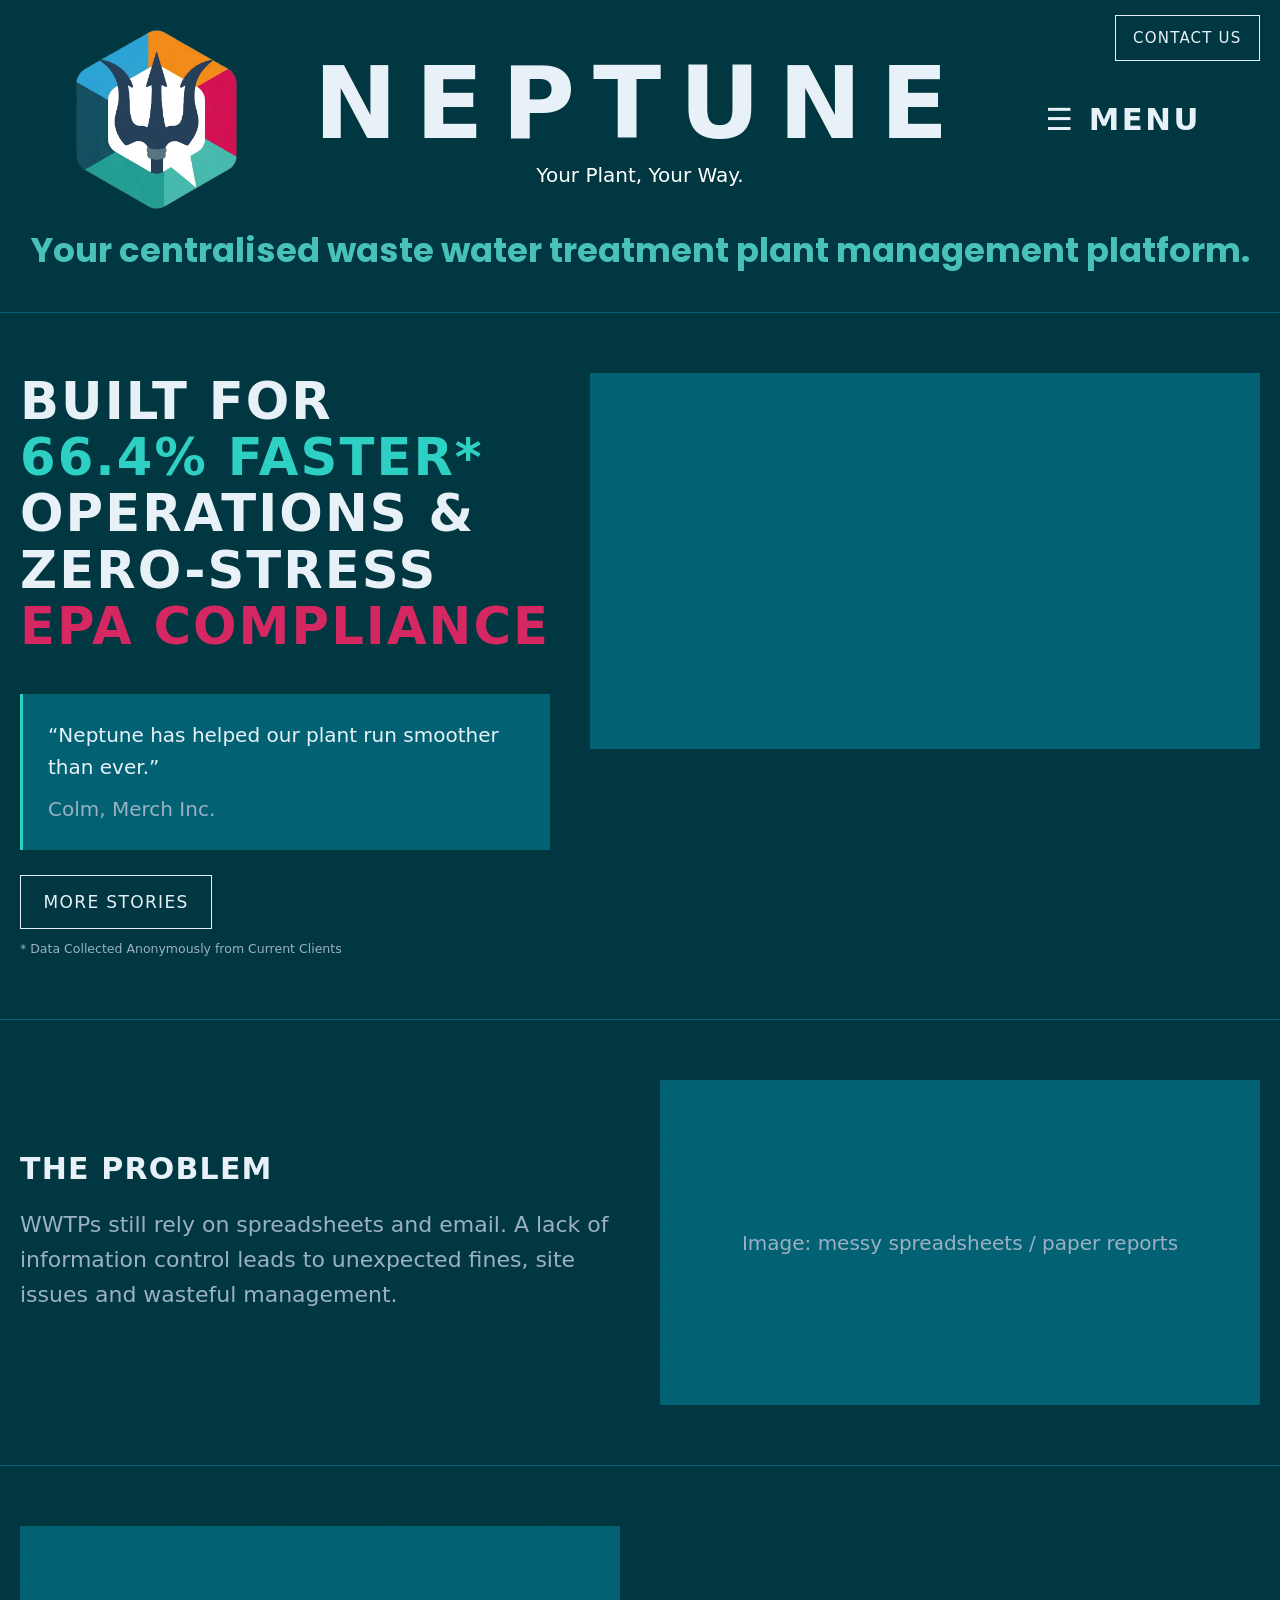
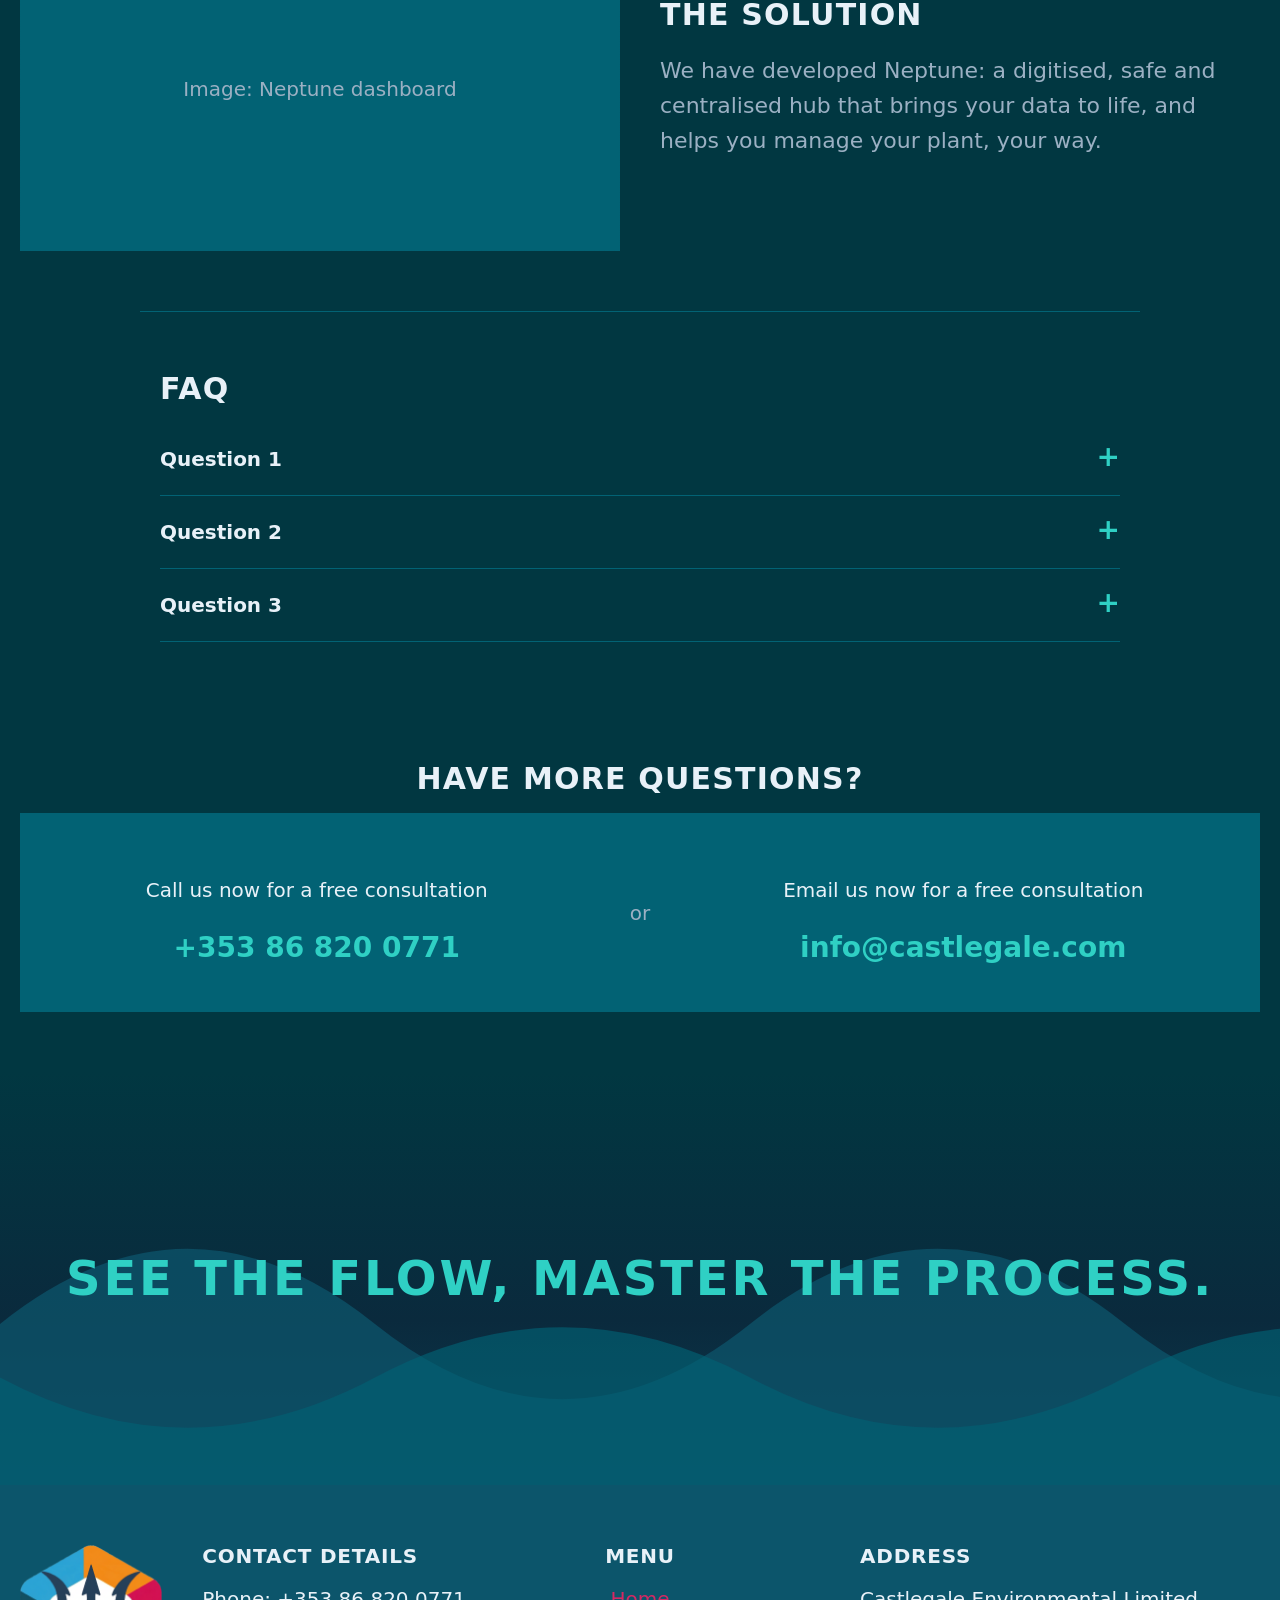
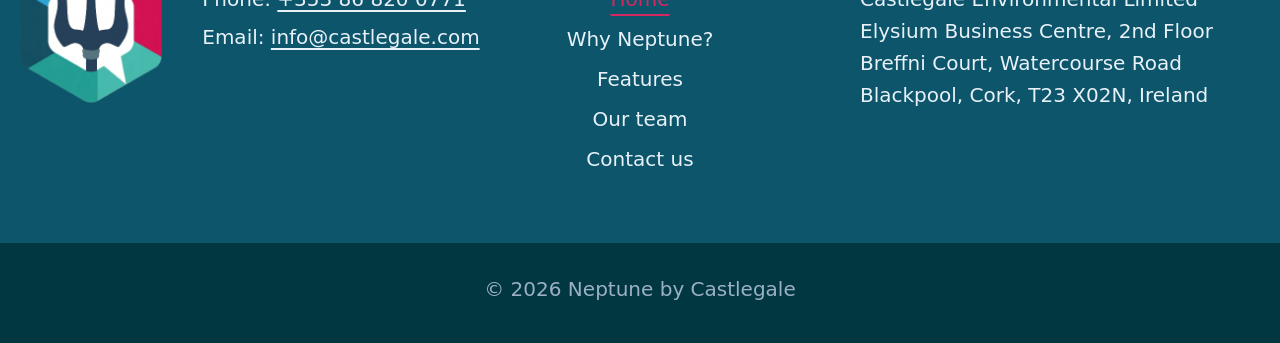
<file: index.html>
<!doctype html>
<!-- The line above tells the browser "this is a modern HTML5 page". It has to
     be the very first thing in the file, which is why this explanation comes
     after it and not before. -->

<!--
  =========================================================================
  index.html : WHAT is on the page (the content and its structure)
  =========================================================================
  HTML (HyperText Markup Language) describes the content of a page using
  TAGS. A tag is a word in angle brackets. Most come in pairs:

      <p>Some text</p>
       ^ opening tag        ^ closing tag (note the slash)

  Everything between the two tags is the element's content. Elements can sit
  inside other elements, so the page is a tree, like nested lists in Python.

  Tags can carry ATTRIBUTES, which are extra settings written inside the
  opening tag as name="value", a bit like keyword arguments in Python:

      <a href="contact.html" class="btn">Contact us</a>
         ^ attribute          ^ another attribute

  Two attributes matter most:
    - class="name" : a label that style.css uses to pick elements and decide
      how they look. Many elements can share one class.
    - id="name"    : a unique label for exactly one element. script.js uses
      ids to find specific things, and links can jump to them with #name.

  Some tags have no content and no closing tag, such as <meta> and <link>.
  They are called void elements.

  Comments in HTML are written like this one: they begin with an angle
  bracket, an exclamation mark and two dashes, and end with two dashes and
  an angle bracket. The browser ignores them completely.

  How the three files connect:
    - this file loads style.css with <link rel="stylesheet" ...> in the head
    - this file loads script.js with <script src="..."> at the very bottom
  =========================================================================
-->

<!-- <html> wraps the entire page. lang="en" says the text is English, which
     helps screen readers pronounce it properly and helps search engines. -->
<html lang="en">

<!-- ========================================================================
     <head>: information ABOUT the page. Nothing in here appears on screen,
     apart from the title, which shows on the browser tab.
     ======================================================================== -->
<head>
  <!-- Which character set the file uses. utf-8 covers practically every
       letter and symbol in every language. -->
  <meta charset="utf-8">

  <!-- Makes the page behave properly on phones. Without this line, mobile
       browsers pretend to be a wide desktop screen and shrink everything
       down. "width=device-width" means use the phone's real width. -->
  <meta name="viewport" content="width=device-width, initial-scale=1">

  <!-- The text on the browser tab, and the headline in Google results. -->
  <title>Neptune by Castlegale | Your Plant, Your Way</title>

  <!-- The grey summary snippet that search engines show under the title. -->
  <meta name="description" content="Neptune is a centralised waste water treatment plant management platform. Clarity, control, compliance.">

  <!-- "og" stands for Open Graph. These tags control the preview card shown
       when the link is shared in WhatsApp, LinkedIn, Slack and similar apps. -->
  <meta property="og:title" content="Neptune by Castlegale">
  <meta property="og:description" content="See the flow, master the process.">
  <meta property="og:type" content="website">
  <meta property="og:url" content="https://neptune.castlegale.com/">
  <!-- The picture shown when the link is shared in WhatsApp, LinkedIn, Slack and similar apps. -->
  <meta property="og:image" content="https://neptune.castlegale.com/images/og.png">
  <meta property="og:image:width" content="1200">
  <meta property="og:image:height" content="630">
  <meta name="twitter:card" content="summary_large_image">

  <!-- The favicon is the tiny icon shown on the browser tab. rel="icon" says
       that is what this file is for, and href points to the image. The
       browser shrinks the logo to fit. -->
  <link rel="icon" type="image/png" href="images/logo.png">

  <!-- Loads the stylesheet. rel="stylesheet" says what kind of file it is
       and href="style.css" is where to find it, in the same folder as this
       file. Every class used below is defined in that file. -->
  <link rel="stylesheet" href="style.css">
</head>

<!-- ========================================================================
     <body>: everything visible on the page, from top to bottom.
     ======================================================================== -->
<body>

  <!-- ======================================================================
       HEADER: the top bar. <header> is a "semantic" tag. It behaves like a
       plain box, but its name tells browsers and screen readers what the
       section is for.
       ====================================================================== -->
  <header class="site-header">

    <!-- <a> is a link. href is the destination. "index.html" is the home
         page file, so this link goes back to the home page (a bare "/" would
         point at the root of the whole web address, which is not always where
         this site lives, for example when a page is opened as a file or from
         the GitHub address). aria-label gives screen readers a spoken name, because the
         link contains only a picture and no text. -->
    <a class="brand" href="index.html" aria-label="Neptune by Castlegale home">
      <!-- <img> shows a picture from an image file. It has no closing tag.
           src is the file's location: the "images" folder, then the file
           name. alt is the text a screen reader speaks, and what appears if
           the picture fails to load. This logo is a PNG with a transparent
           background, which is why the page colour shows through around the
           hexagon. The size is set in style.css through class="logo". -->
      <img class="logo" src="images/logo.png" alt="Neptune by Castlegale logo">
    </a>

    <!-- <div> is a generic container box with no meaning of its own. It is
         used to group things so CSS can position them together. -->
    <div class="title-block">
      <!-- <h1> is the top-level heading. A page should have exactly one.
           Heading tags run from h1 (most important) down to h6. The word
           NEPTUNE is wrapped in a link back to the home page. -->
      <h1 class="wordmark"><a href="index.html">NEPTUNE</a></h1>
      <!-- <p> is a paragraph of text. -->
      <p class="tagline">Your Plant, Your Way.</p>
    </div>

    <!-- The third item in the header's grid, in the right-hand column. It
         holds only the menu button now. -->
    <div class="header-actions">
      <!-- A real <button>. Its id="menuBtn" is how script.js finds it.
           aria-expanded says whether the menu it controls is open, and
           aria-controls names which element it controls (by that element's
           id). Both exist for screen readers. &#9776; is a special code that
           displays as the three-line "hamburger" icon. -->
      <button class="menu-btn" id="menuBtn" aria-expanded="false" aria-controls="menuOverlay">&#9776; MENU</button>
    </div>

    <!-- A link that has been styled to look like a button (class="btn" and
         the outline variant). It leads to the contact page. It sits directly
         inside the header, outside the grid's three columns, because
         style.css pins it to the top-right corner with the class
         "contact-btn". -->
    <a class="btn btn-outline contact-btn" href="contact.html">Contact us</a>
  </header>

  <!-- ======================================================================
       FULL-SCREEN MENU: the panel that covers the page when MENU is clicked.
       <nav> marks a block of navigation links. The word "hidden" on it makes
       the browser keep it invisible until script.js removes that attribute.
       ====================================================================== -->
  <nav class="menu-overlay" id="menuOverlay" aria-label="Main menu" hidden>
    <!-- &times; displays as the multiplication sign, used as the close "x". -->
    <button class="menu-close" id="menuClose" aria-label="Close menu">&times;</button>

    <!-- <ul> is an unordered list. Each <li> is one item in it. Here every
         item holds a link to one page of the site. -->
    <ul>
      <li><a href="index.html">Home</a></li>
      <li><a href="why-neptune.html">Why Neptune?</a></li>
      <li><a href="features.html">Features</a></li>
      <li><a href="team.html">Our team</a></li>
      <li><a href="contact.html">Contact us</a></li>
    </ul>
  </nav>

  <!-- The big statement under the header. A <p> is a paragraph of text. It
       has the class "values", which is a name style.css uses to find this
       paragraph and give it its large teal bold look. -->
  <p class="values">Your centralised waste water treatment plant management platform.</p>

  <!-- <main> wraps the central content of the page, between header and
       footer. A page should have only one. -->
  <main>

    <!-- ====================================================================
         HERO: the first big section. Headline and testimonial on the left,
         video on the right. <section> groups a related chunk of content.
         ==================================================================== -->
    <section class="hero">
      <div class="hero-text">
        <!-- <h2> is a second-level heading. Two pieces of it are wrapped in a
             <span> so CSS can colour just that part: "68.3% faster*" has
             class="accent" (teal) and "EPA compliance" has class="magenta".
             Both also have the class "keep-together", which tells CSS never
             to split that phrase across two lines, and so does "zero-stress"
             (otherwise a narrow phone screen could break it at its hyphen).
             The <br> after "Built
             for" is a line break, so those two words sit alone on the first
             line. &amp; displays as "&", which has to be written this way
             because a bare & has a special meaning in HTML. -->
        <!-- The number 68.3 is wrapped in a <span class="count-up">. script.js
             counts it up from 0 to the value in data-to when the headline
             appears. Without JavaScript the plain text 68.3 is shown. -->
        <h2>Built for<br><span class="accent keep-together"><span class="count-up" data-to="68.3">68.3</span>% faster*</span> operations &amp; <span class="keep-together">zero-stress</span> <span class="magenta keep-together">EPA compliance</span></h2>

        <!-- <blockquote> marks a quotation. &ldquo; and &rdquo; are the
             curly opening and closing quotation marks. <cite> holds the name
             of the person being quoted. -->
        <blockquote class="testimonial">
          &ldquo;Neptune has helped our plant run smoother than ever.&rdquo;
          <cite>Colm, Merch Inc.</cite>
          <!-- TODO: get written permission from Colm before publishing -->
        </blockquote>

        <!-- This link goes to the Case Studies section of the Why Neptune
             page. "why-neptune.html#case-studies" means the page
             why-neptune.html, scrolled to the element with id="case-studies".
             The part after the # is called an anchor. -->
        <!-- The button and the very small footnote for the asterisk in the
             headline sit side by side in one row (class "hero-actions"). -->
        <div class="hero-actions">
          <a class="btn btn-outline" href="why-neptune.html#case-studies">More stories</a>
          <p class="footnote">* Data Collected Anonymously from Current Clients</p>
        </div>
      </div>

      <div class="hero-video">
        <div class="video-frame">
          <!-- An <iframe> embeds another web page inside this one, which is
               how YouTube videos are added. The long code at the end of the
               address, pWyIi0imxfg, is the video's ID: the part that comes
               after "v=" in its normal YouTube link.
               - src is the address of what to embed. The domain
                 youtube-nocookie.com is YouTube's privacy-enhanced mode, which
                 does not set tracking cookies until the visitor presses play.
               - title is a description for screen readers.
               - allow lists which browser features the video may use.
               - allowfullscreen permits the full-screen button.
               - referrerpolicy controls what the video's server is told about
                 the page it sits on. This value sends only the site's name.
               - loading="lazy" delays loading until the visitor scrolls near. -->
          <iframe src="https://www.youtube-nocookie.com/embed/pWyIi0imxfg" title="An Introduction to Neptune" allow="accelerometer; autoplay; clipboard-write; encrypted-media; gyroscope; picture-in-picture; web-share" referrerpolicy="strict-origin-when-cross-origin" allowfullscreen loading="lazy"></iframe>
        </div>
      </div>
    </section>

    <!-- ====================================================================
         PROBLEM: text on the left, a picture on the right. The id="problem"
         gives this section a name that a link such as href="#problem" could
         jump to. class="split" tells CSS to lay it out in two columns.
         ==================================================================== -->
    <section class="split" id="problem">
      <div class="split-text">
        <h2>The Problem</h2>
        <p>WWTPs still rely on spreadsheets and email. A lack of information control leads to unexpected fines, site issues and wasteful management.</p>
      </div>
      <!-- Placeholder box standing in for the spreadsheet photo. -->
      <div class="media-box"><p>Image: messy spreadsheets / paper reports</p></div>
    </section>

    <!-- ====================================================================
         SOLUTION: the same layout, mirrored. The extra class "reverse" is
         what lets CSS swap the order, so the picture sits on the left here
         while it sits on the right in the Problem section above. In this
         HTML the text comes first and the image second.
         ==================================================================== -->
    <section class="split reverse" id="solution">
      <div class="split-text">
        <h2>The Solution</h2>
        <p>We have developed Neptune: a digitised, safe and centralised hub that brings your data to life, and helps you manage your plant, your way.</p>
      </div>
      <div class="media-box"><p>Image: Neptune dashboard</p></div>
    </section>

    <!-- ====================================================================
         FAQ: an accordion, meaning a list of questions that expand when
         clicked. No JavaScript is needed, because <details> is a built-in
         HTML element. Inside it, <summary> is the always-visible question
         line, and everything else in <details> is revealed on click.
         ==================================================================== -->
    <section class="faq" id="faq">
      <h2>FAQ</h2>
      <!-- TODO: partner to supply real questions and answers -->
      <details><summary>Question 1</summary><p>Answer 1</p></details>
      <details><summary>Question 2</summary><p>Answer 2</p></details>
      <details><summary>Question 3</summary><p>Answer 3</p></details>
    </section>

    <!-- ====================================================================
         CALL TO ACTION: the "Have more questions?" box with a phone number
         on one side and an email address on the other.
         ==================================================================== -->
    <section class="cta">
      <h2>Have more questions?</h2>
      <div class="cta-box">
        <div>
          <p>Call us now for a free consultation</p>
          <!-- A link whose href starts with "tel:" tells phones to start a
               call. The number inside it has no spaces, because the
               href is read by the phone, while the text between the tags is
               what the visitor sees. The two can differ. -->
          <a class="cta-link" href="tel:+353868200771">+353 86 820 0771</a>
        </div>

        <!-- The circled "or" between the two options. -->
        <span class="or">or</span>

        <div>
          <p>Email us now for a free consultation</p>
          <!-- "mailto:" opens the visitor's email program with a new message
               addressed to this address. -->
          <a class="cta-link" href="mailto:info@castlegale.com">info@castlegale.com</a>
        </div>
      </div>
    </section>

    <!-- ====================================================================
         WATER BAND: the wide decorative strip with the product description
         and slogan. Its background is a gradient defined in style.css.
         ==================================================================== -->
    <section class="water-band">
      <!-- TODO: add water background image, e.g. style="background-image:url(images/water.jpg)" -->
      <p class="slogan">See the flow, master the process.</p>
    </section>
  </main>

  <!-- ========================================================================
       FOOTER: the bottom of the page. <footer> is another semantic tag.
       It has two stacked parts, each in its own <div>, so that each can have
       its own background colour in style.css:
         1. footer-main   the lighter teal area: logo plus three columns
                          (contact details, menu, address)
         2. footer-bottom the thin strip at the very bottom: copyright line
       ======================================================================== -->
  <footer class="site-footer">

    <!-- Part 1: the main footer area. -->
    <div class="footer-main">
      <!-- A grid of three parts side by side: the left part (logo and
           contact details), the menu in the middle, and the address on the
           right. Putting them side by side, not stacked, keeps the footer
           short. style.css makes the middle part sit exactly in the centre
           of the page, in line with the NEPTUNE title and the words above. -->
      <div class="footer-grid">

        <!-- The left part. It is a wrapper around two things that sit next
             to each other: the logo and the contact details. -->
        <div class="footer-left">

          <!-- The logo. The same image file as in the header is shown again;
               the browser downloads it only once and reuses it. -->
          <div class="footer-brand">
            <img class="logo" src="images/logo.png" alt="Neptune by Castlegale logo">
          </div>

          <!-- Contact details. <h3> is a third-level heading. -->
          <div class="footer-contact">
            <h3>Contact details</h3>
            <!-- A link whose href starts with "tel:" starts a phone call when
                 tapped on a phone. The number inside the href has no spaces,
                 because the phone reads that part. The text between the tags
                 is what the visitor sees, so it can have spaces and be easier
                 to read. -->
            <p>Phone: <a href="tel:+353868200771">+353 86 820 0771</a></p>
            <!-- "mailto:" opens the visitor's email program with a new message
                 addressed to this address. -->
            <p>Email: <a href="mailto:info@castlegale.com">info@castlegale.com</a></p>
          </div>
        </div>

        <!-- The middle part: the same links as the full-screen menu.
             <nav> marks a block of navigation links, and aria-label gives it
             a name that screen readers can announce, to tell it apart from
             the other menu higher up the page. -->
        <nav class="footer-menu" aria-label="Footer menu">
          <h3>Menu</h3>
          <ul>
            <li><a href="index.html">Home</a></li>
            <li><a href="why-neptune.html">Why Neptune?</a></li>
            <li><a href="features.html">Features</a></li>
            <li><a href="team.html">Our team</a></li>
            <li><a href="contact.html">Contact us</a></li>
          </ul>
        </nav>

        <!-- The right part: the address. <address> is the HTML tag
             for contact details. A <br> is a line break: it starts a new
             line without starting a new paragraph. -->
        <div class="footer-address">
          <h3>Address</h3>
          <address>
            Castlegale Environmental Limited<br>
            Elysium Business Centre, 2nd Floor Breffni Court, Watercourse Road<br>
            Blackpool, Cork, T23 X02N, Ireland
          </address>
        </div>
      </div>
    </div>

    <!-- Part 2: the bottom strip. &copy; displays as the copyright symbol. -->
    <div class="footer-bottom">
      <p class="copyright">&copy; 2026 Neptune by Castlegale</p>
    </div>
  </footer>

  <!-- Loads and runs script.js. It sits at the very bottom on purpose: the
       browser reads a page from top to bottom, and the script needs the menu
       elements above to already exist before it goes looking for them (by
       their ids) in order to attach behaviour. -->
  <script src="script.js"></script>
</body>
</html>
</file>
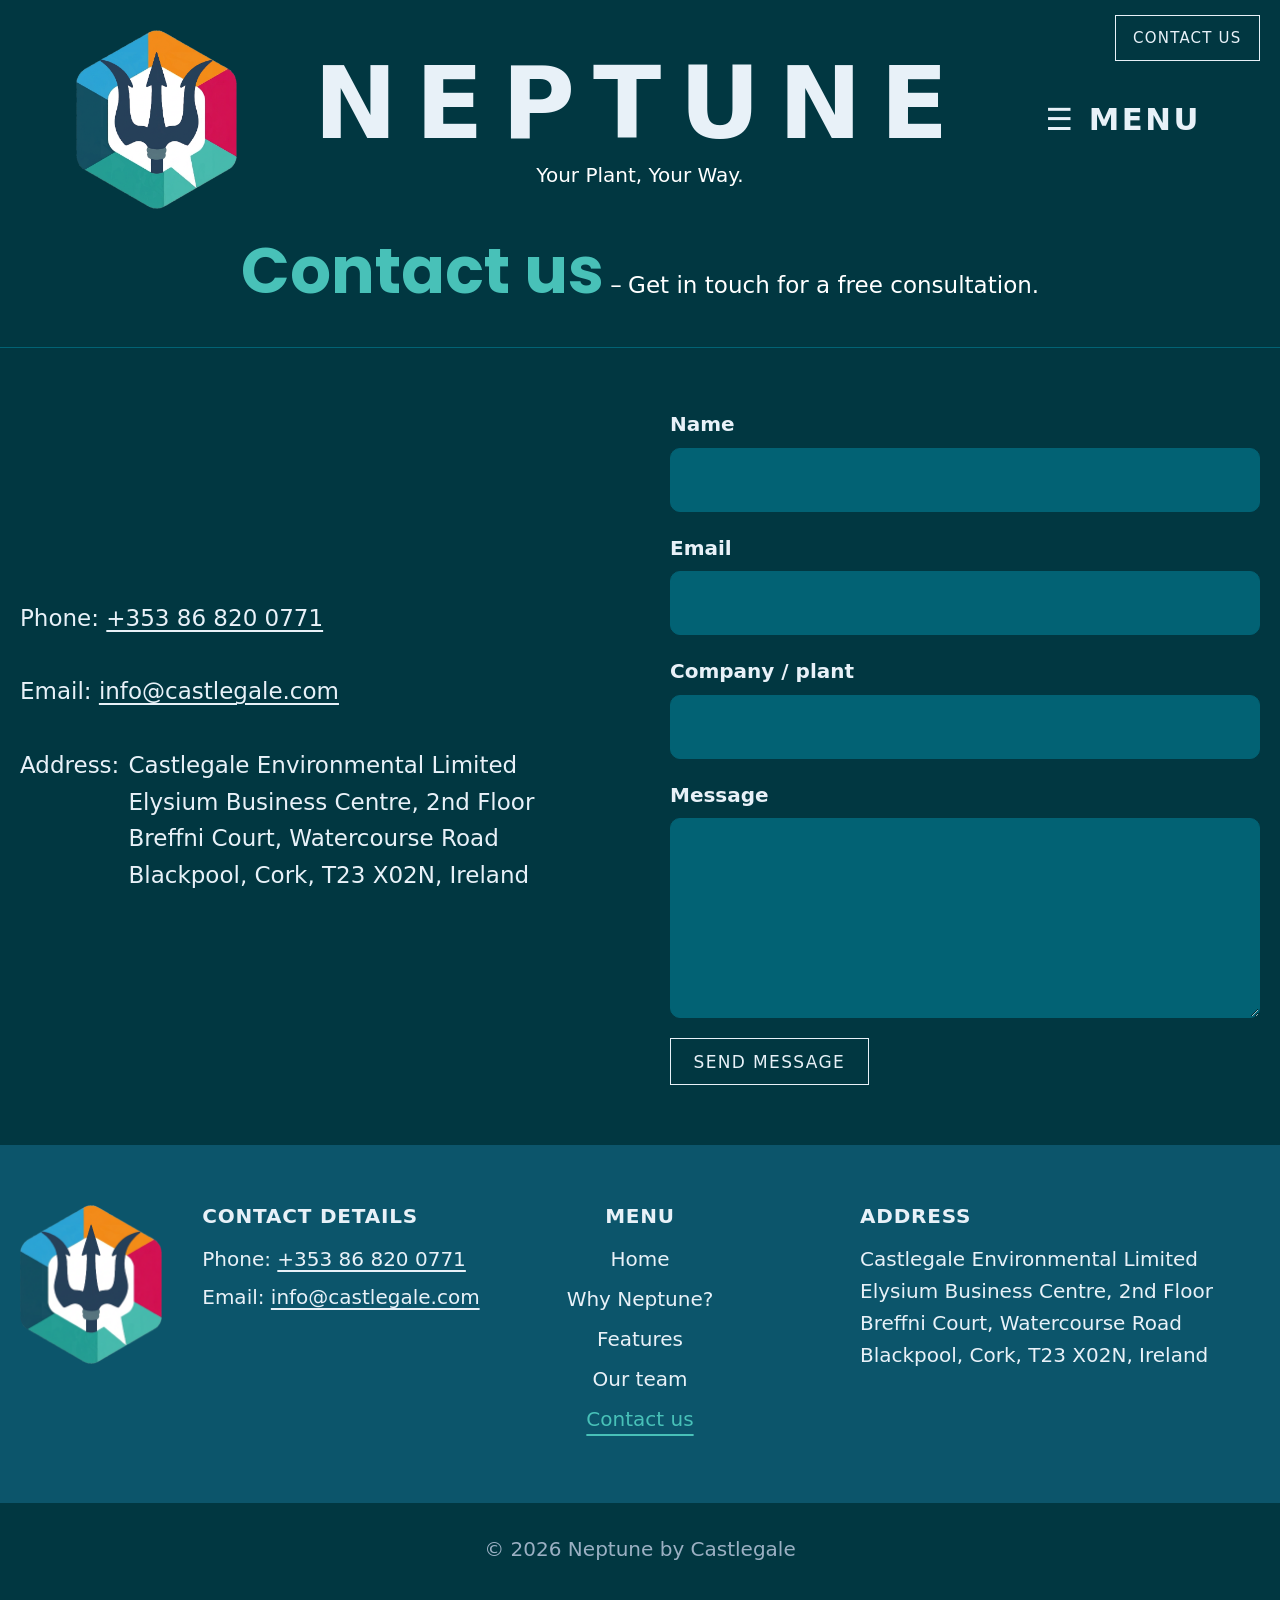
<file: contact.html>
<!doctype html>
<!-- ========================================================================
     contact.html: one of the extra pages. It has the same three parts as
     index.html: a <head> (information about the page), then the header and
     menu copied from the home page, then the content in <main>, then the
     footer copied from the home page. The styling lives in style.css and the
     behaviour in script.js, which every page shares.
     ======================================================================== -->
<html lang="en">
<head>
  <meta charset="utf-8">
  <meta name="viewport" content="width=device-width, initial-scale=1">

  <!-- The text on the browser tab. -->
  <title>Contact us | Neptune by Castlegale</title>
  <meta name="description" content="Get in touch with the Neptune team for a free consultation.">
  <meta property="og:title" content="Contact us | Neptune by Castlegale">
  <meta property="og:description" content="Get in touch with the Neptune team for a free consultation.">
  <meta property="og:type" content="website">
  <meta property="og:url" content="https://neptune.castlegale.com/contact.html">
  <!-- The picture shown when the link is shared in WhatsApp, LinkedIn, Slack and similar apps. -->
  <meta property="og:image" content="https://neptune.castlegale.com/images/og.png">
  <meta property="og:image:width" content="1200">
  <meta property="og:image:height" content="630">
  <meta name="twitter:card" content="summary_large_image">

  <link rel="icon" type="image/png" href="images/logo.png">
  <link rel="stylesheet" href="style.css">
</head>

<body>

  <!-- ======================================================================
       HEADER: the top bar. <header> is a "semantic" tag. It behaves like a
       plain box, but its name tells browsers and screen readers what the
       section is for.
       ====================================================================== -->
  <header class="site-header">

    <!-- <a> is a link. href is the destination. "index.html" is the home
         page file, so this link goes back to the home page (a bare "/" would
         point at the root of the whole web address, which is not always where
         this site lives, for example when a page is opened as a file or from
         the GitHub address). aria-label gives screen readers a spoken name, because the
         link contains only a picture and no text. -->
    <a class="brand" href="index.html" aria-label="Neptune by Castlegale home">
      <!-- <img> shows a picture from an image file. It has no closing tag.
           src is the file's location: the "images" folder, then the file
           name. alt is the text a screen reader speaks, and what appears if
           the picture fails to load. This logo is a PNG with a transparent
           background, which is why the page colour shows through around the
           hexagon. The size is set in style.css through class="logo". -->
      <img class="logo" src="images/logo.png" alt="Neptune by Castlegale logo">
    </a>

    <!-- <div> is a generic container box with no meaning of its own. It is
         used to group things so CSS can position them together. -->
    <div class="title-block">
      <!-- <h1> is the top-level heading. A page should have exactly one.
           Heading tags run from h1 (most important) down to h6. The word
           NEPTUNE is wrapped in a link back to the home page. -->
      <h1 class="wordmark"><a href="index.html">NEPTUNE</a></h1>
      <!-- <p> is a paragraph of text. -->
      <p class="tagline">Your Plant, Your Way.</p>
    </div>

    <!-- The third item in the header's grid, in the right-hand column. It
         holds only the menu button now. -->
    <div class="header-actions">
      <!-- A real <button>. Its id="menuBtn" is how script.js finds it.
           aria-expanded says whether the menu it controls is open, and
           aria-controls names which element it controls (by that element's
           id). Both exist for screen readers. &#9776; is a special code that
           displays as the three-line "hamburger" icon. -->
      <button class="menu-btn" id="menuBtn" aria-expanded="false" aria-controls="menuOverlay">&#9776; MENU</button>
    </div>

    <!-- A link that has been styled to look like a button (class="btn" and
         the outline variant). It leads to the contact page. It sits directly
         inside the header, outside the grid's three columns, because
         style.css pins it to the top-right corner with the class
         "contact-btn". -->
    <a class="btn btn-outline contact-btn" href="contact.html">Contact us</a>
  </header>

  <!-- ======================================================================
       FULL-SCREEN MENU: the panel that covers the page when MENU is clicked.
       <nav> marks a block of navigation links. The word "hidden" on it makes
       the browser keep it invisible until script.js removes that attribute.
       ====================================================================== -->
  <nav class="menu-overlay" id="menuOverlay" aria-label="Main menu" hidden>
    <!-- &times; displays as the multiplication sign, used as the close "x". -->
    <button class="menu-close" id="menuClose" aria-label="Close menu">&times;</button>

    <!-- <ul> is an unordered list. Each <li> is one item in it. Here every
         item holds a link to one page of the site. -->
    <ul>
      <li><a href="index.html">Home</a></li>
      <li><a href="why-neptune.html">Why Neptune?</a></li>
      <li><a href="features.html">Features</a></li>
      <li><a href="team.html">Our team</a></li>
      <li><a href="contact.html">Contact us</a></li>
    </ul>
  </nav>

  <!-- The title strip under the header: the page name in big letters in this
       page's own colour, a dash, and a short description in small white
       text. The class "page-intro-aqua" picks the colour (defined in
       style.css). The thin line under it comes from the paragraph's border. -->
  <p class="page-intro page-intro-aqua"><span class="page-title">Contact us</span> <span class="page-dash">&ndash;</span> <span class="page-desc">Get in touch for a free consultation.</span></p>

  <!-- <main> wraps the content that is different on every page. -->
  <main>

    <!-- ====================================================================
         CONTACT: details on the left, a form on the right. The form has no
         action address because script.js handles it: it opens a new email,
         already filled in, in the visitor's email program. "id" is how
         script.js finds the form. Each <label> wraps its box, so clicking
         the label selects the box. "required" makes the browser refuse to
         submit while a box is empty, and type="email" checks the address
         looks valid.
         ==================================================================== -->
    <section>
      <div class="contact-layout">
        <div class="contact-details">
          <p>Phone: <a href="tel:+353868200771">+353 86 820 0771</a></p>
          <p>Email: <a href="mailto:info@castlegale.com">info@castlegale.com</a></p>
          <div class="contact-address">
            <span>Address:</span>
          <address>
            Castlegale Environmental Limited<br>
            Elysium Business Centre, 2nd Floor Breffni Court, Watercourse Road<br>
            Blackpool, Cork, T23 X02N, Ireland
          </address>
          </div>
        </div>

        <form class="contact-form" id="contactForm">
          <label>Name <input type="text" name="name" required autocomplete="name"></label>
          <label>Email <input type="email" name="email" required autocomplete="email"></label>
          <label>Company / plant <input type="text" name="company" autocomplete="organization"></label>
          <label>Message <textarea name="message" required></textarea></label>
          <button class="btn btn-outline" type="submit">Send message</button>
          <!-- Shown by script.js after the form is sent. "hidden" keeps it invisible until then, and role="status" makes screen readers announce it when it appears. -->
          <p class="form-note" id="formNote" role="status" hidden>Thank you for trying to contact Neptune! The webpage should have directed you to your email platform.</p>
        </form>
      </div>
    </section>
  </main>

  <!-- ========================================================================
       FOOTER: the bottom of the page. <footer> is another semantic tag.
       It has two stacked parts, each in its own <div>, so that each can have
       its own background colour in style.css:
         1. footer-main   the lighter teal area: logo plus three columns
                          (contact details, menu, address)
         2. footer-bottom the thin strip at the very bottom: copyright line
       ======================================================================== -->
  <footer class="site-footer">

    <!-- Part 1: the main footer area. -->
    <div class="footer-main">
      <!-- A grid of three parts side by side: the left part (logo and
           contact details), the menu in the middle, and the address on the
           right. Putting them side by side, not stacked, keeps the footer
           short. style.css makes the middle part sit exactly in the centre
           of the page, in line with the NEPTUNE title and the words above. -->
      <div class="footer-grid">

        <!-- The left part. It is a wrapper around two things that sit next
             to each other: the logo and the contact details. -->
        <div class="footer-left">

          <!-- The logo. The same image file as in the header is shown again;
               the browser downloads it only once and reuses it. -->
          <div class="footer-brand">
            <img class="logo" src="images/logo.png" alt="Neptune by Castlegale logo">
          </div>

          <!-- Contact details. <h3> is a third-level heading. -->
          <div class="footer-contact">
            <h3>Contact details</h3>
            <!-- A link whose href starts with "tel:" starts a phone call when
                 tapped on a phone. The number inside the href has no spaces,
                 because the phone reads that part. The text between the tags
                 is what the visitor sees, so it can have spaces and be easier
                 to read. -->
            <p>Phone: <a href="tel:+353868200771">+353 86 820 0771</a></p>
            <!-- "mailto:" opens the visitor's email program with a new message
                 addressed to this address. -->
            <p>Email: <a href="mailto:info@castlegale.com">info@castlegale.com</a></p>
          </div>
        </div>

        <!-- The middle part: the same links as the full-screen menu.
             <nav> marks a block of navigation links, and aria-label gives it
             a name that screen readers can announce, to tell it apart from
             the other menu higher up the page. -->
        <nav class="footer-menu" aria-label="Footer menu">
          <h3>Menu</h3>
          <ul>
            <li><a href="index.html">Home</a></li>
            <li><a href="why-neptune.html">Why Neptune?</a></li>
            <li><a href="features.html">Features</a></li>
            <li><a href="team.html">Our team</a></li>
            <li><a href="contact.html">Contact us</a></li>
          </ul>
        </nav>

        <!-- The right part: the address. <address> is the HTML tag
             for contact details. A <br> is a line break: it starts a new
             line without starting a new paragraph. -->
        <div class="footer-address">
          <h3>Address</h3>
          <address>
            Castlegale Environmental Limited<br>
            Elysium Business Centre, 2nd Floor Breffni Court, Watercourse Road<br>
            Blackpool, Cork, T23 X02N, Ireland
          </address>
        </div>
      </div>
    </div>

    <!-- Part 2: the bottom strip. &copy; displays as the copyright symbol. -->
    <div class="footer-bottom">
      <p class="copyright">&copy; 2026 Neptune by Castlegale</p>
    </div>
  </footer>

  <script src="script.js"></script>
</body>
</html>
</file>
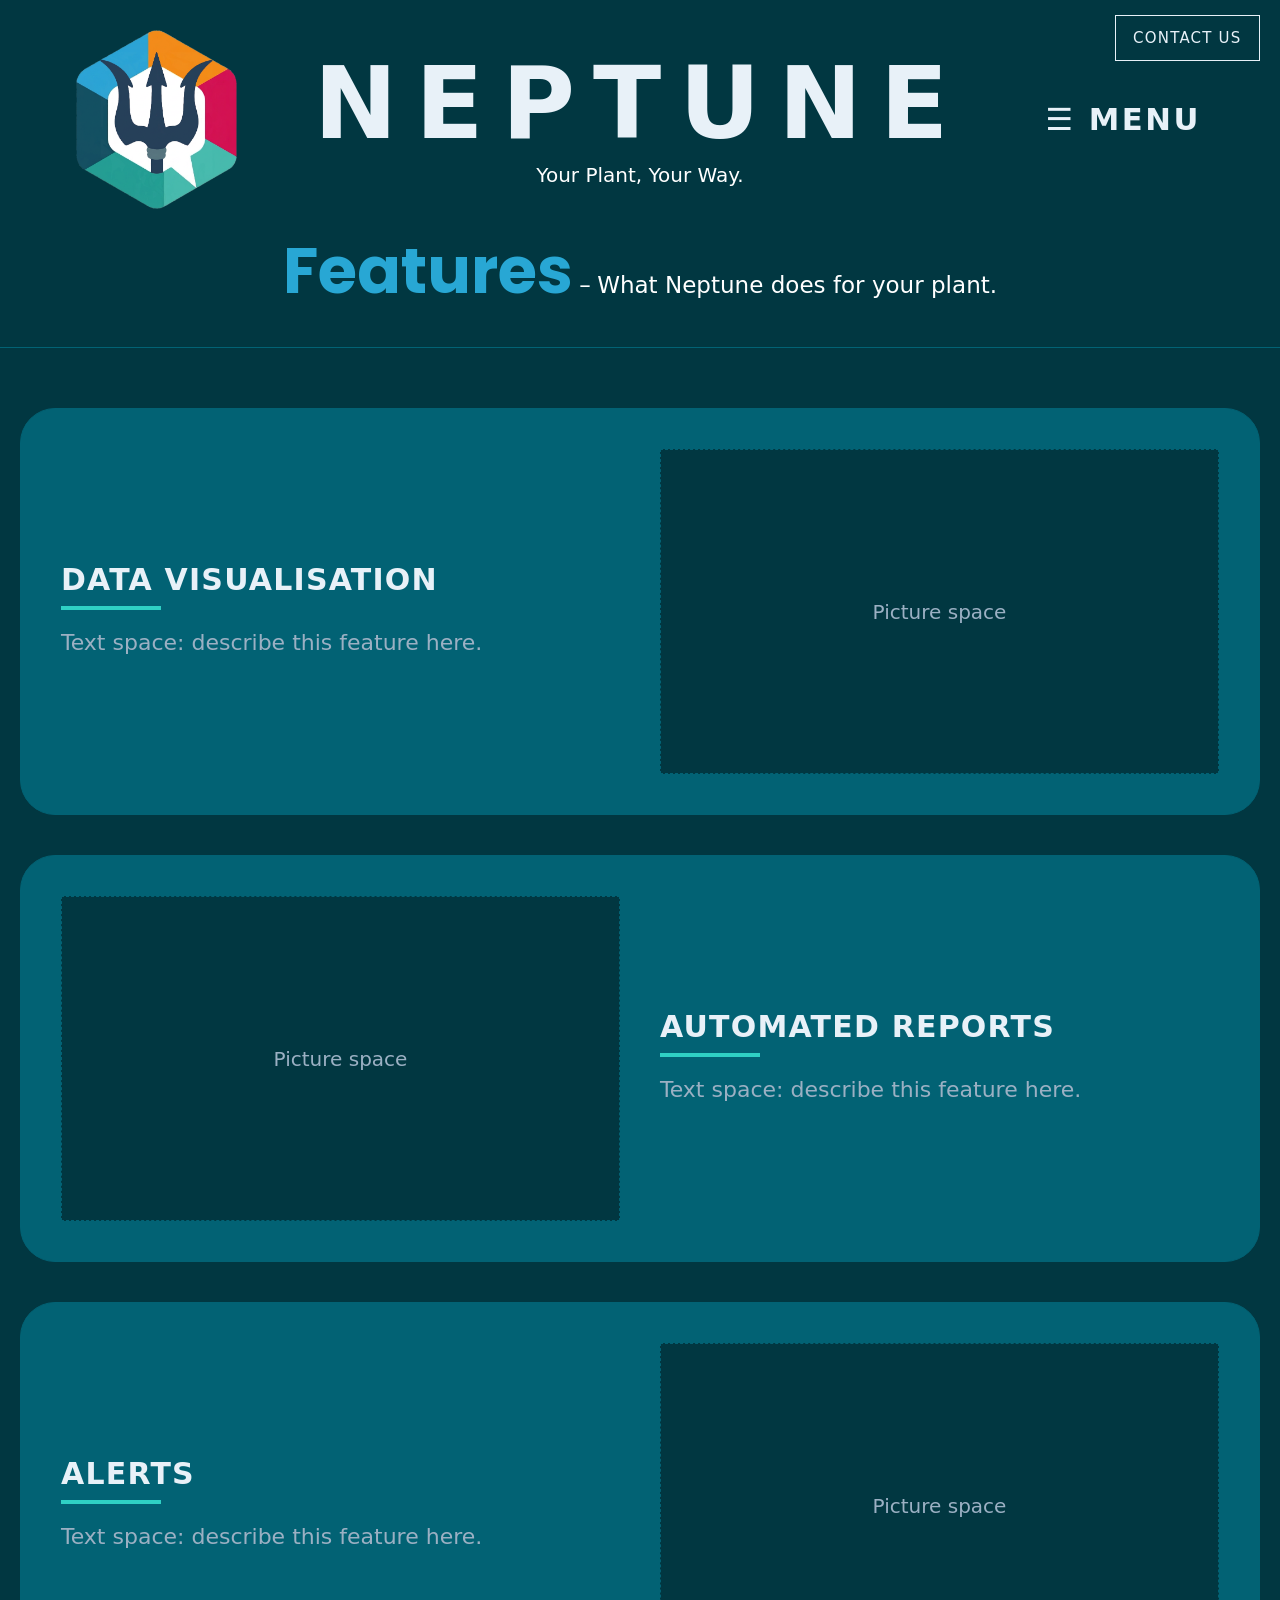
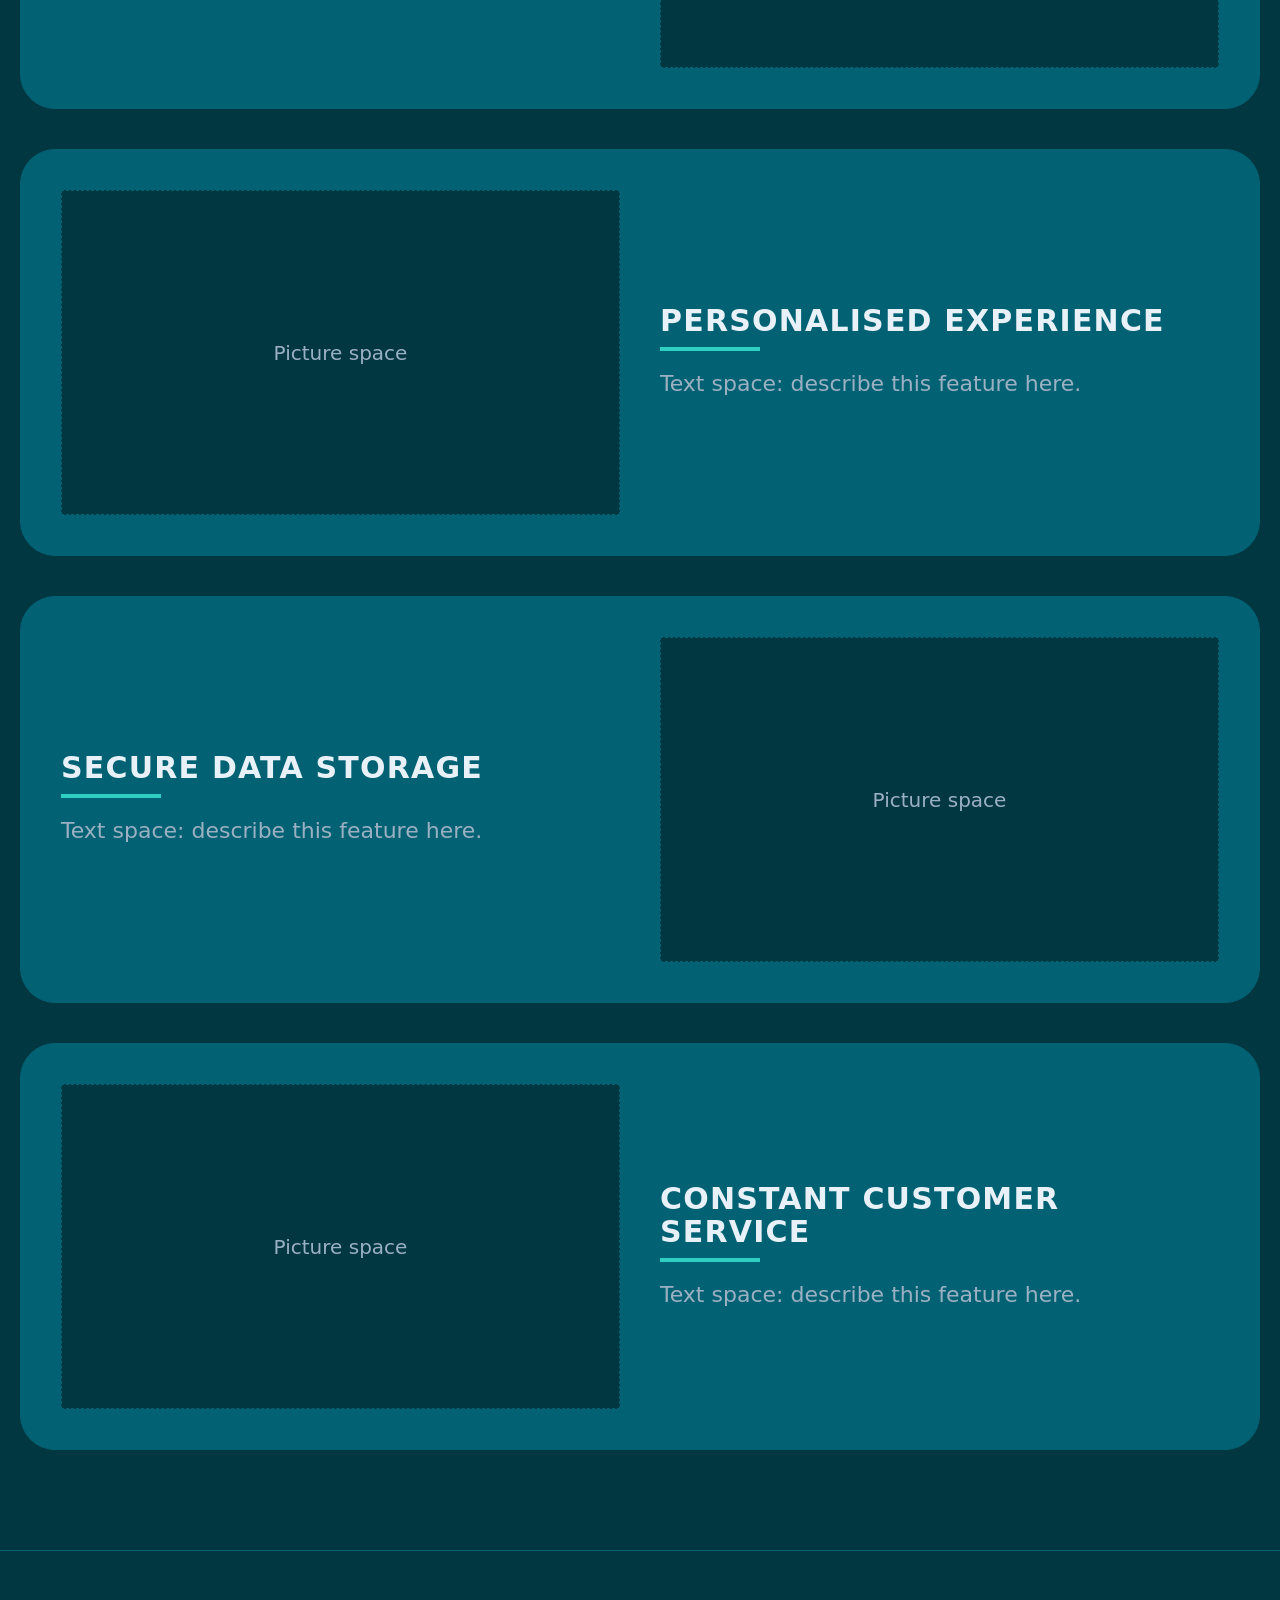
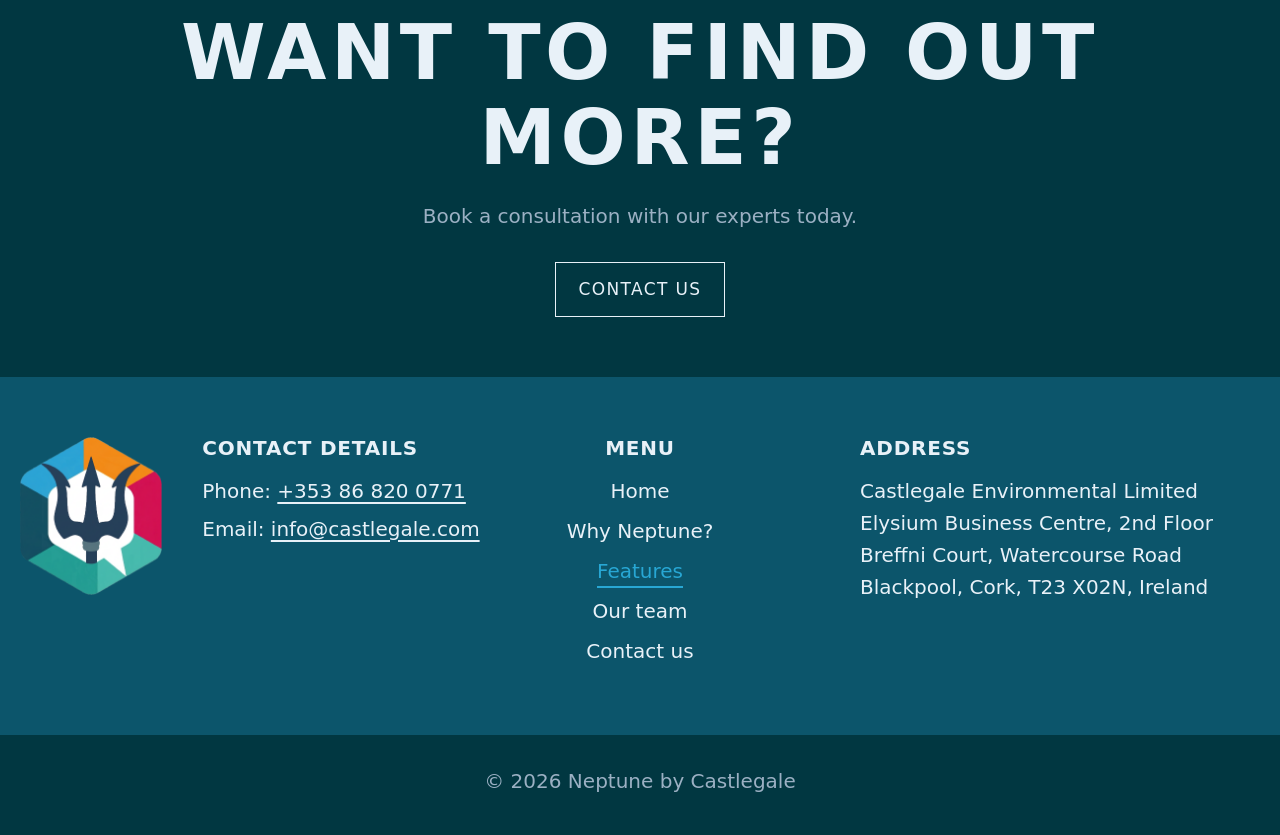
<file: features.html>
<!doctype html>
<!-- ========================================================================
     features.html: one of the extra pages. It has the same three parts as
     index.html: a <head> (information about the page), then the header and
     menu copied from the home page, then the content in <main>, then the
     footer copied from the home page. The styling lives in style.css and the
     behaviour in script.js, which every page shares.
     ======================================================================== -->
<html lang="en">
<head>
  <meta charset="utf-8">
  <meta name="viewport" content="width=device-width, initial-scale=1">

  <!-- The text on the browser tab. -->
  <title>Features | Neptune by Castlegale</title>
  <meta name="description" content="Data visualisation, automated reports, alerts and secure data storage for waste water treatment plants.">
  <meta property="og:title" content="Features | Neptune by Castlegale">
  <meta property="og:description" content="Data visualisation, automated reports, alerts and secure data storage for waste water treatment plants.">
  <meta property="og:type" content="website">
  <meta property="og:url" content="https://neptune.castlegale.com/features.html">
  <!-- The picture shown when the link is shared in WhatsApp, LinkedIn, Slack and similar apps. -->
  <meta property="og:image" content="https://neptune.castlegale.com/images/og.png">
  <meta property="og:image:width" content="1200">
  <meta property="og:image:height" content="630">
  <meta name="twitter:card" content="summary_large_image">

  <link rel="icon" type="image/png" href="images/logo.png">
  <link rel="stylesheet" href="style.css">
</head>

<body>

  <!-- ======================================================================
       HEADER: the top bar. <header> is a "semantic" tag. It behaves like a
       plain box, but its name tells browsers and screen readers what the
       section is for.
       ====================================================================== -->
  <header class="site-header">

    <!-- <a> is a link. href is the destination. "index.html" is the home
         page file, so this link goes back to the home page (a bare "/" would
         point at the root of the whole web address, which is not always where
         this site lives, for example when a page is opened as a file or from
         the GitHub address). aria-label gives screen readers a spoken name, because the
         link contains only a picture and no text. -->
    <a class="brand" href="index.html" aria-label="Neptune by Castlegale home">
      <!-- <img> shows a picture from an image file. It has no closing tag.
           src is the file's location: the "images" folder, then the file
           name. alt is the text a screen reader speaks, and what appears if
           the picture fails to load. This logo is a PNG with a transparent
           background, which is why the page colour shows through around the
           hexagon. The size is set in style.css through class="logo". -->
      <img class="logo" src="images/logo.png" alt="Neptune by Castlegale logo">
    </a>

    <!-- <div> is a generic container box with no meaning of its own. It is
         used to group things so CSS can position them together. -->
    <div class="title-block">
      <!-- <h1> is the top-level heading. A page should have exactly one.
           Heading tags run from h1 (most important) down to h6. The word
           NEPTUNE is wrapped in a link back to the home page. -->
      <h1 class="wordmark"><a href="index.html">NEPTUNE</a></h1>
      <!-- <p> is a paragraph of text. -->
      <p class="tagline">Your Plant, Your Way.</p>
    </div>

    <!-- The third item in the header's grid, in the right-hand column. It
         holds only the menu button now. -->
    <div class="header-actions">
      <!-- A real <button>. Its id="menuBtn" is how script.js finds it.
           aria-expanded says whether the menu it controls is open, and
           aria-controls names which element it controls (by that element's
           id). Both exist for screen readers. &#9776; is a special code that
           displays as the three-line "hamburger" icon. -->
      <button class="menu-btn" id="menuBtn" aria-expanded="false" aria-controls="menuOverlay">&#9776; MENU</button>
    </div>

    <!-- A link that has been styled to look like a button (class="btn" and
         the outline variant). It leads to the contact page. It sits directly
         inside the header, outside the grid's three columns, because
         style.css pins it to the top-right corner with the class
         "contact-btn". -->
    <a class="btn btn-outline contact-btn" href="contact.html">Contact us</a>
  </header>

  <!-- ======================================================================
       FULL-SCREEN MENU: the panel that covers the page when MENU is clicked.
       <nav> marks a block of navigation links. The word "hidden" on it makes
       the browser keep it invisible until script.js removes that attribute.
       ====================================================================== -->
  <nav class="menu-overlay" id="menuOverlay" aria-label="Main menu" hidden>
    <!-- &times; displays as the multiplication sign, used as the close "x". -->
    <button class="menu-close" id="menuClose" aria-label="Close menu">&times;</button>

    <!-- <ul> is an unordered list. Each <li> is one item in it. Here every
         item holds a link to one page of the site. -->
    <ul>
      <li><a href="index.html">Home</a></li>
      <li><a href="why-neptune.html">Why Neptune?</a></li>
      <li><a href="features.html">Features</a></li>
      <li><a href="team.html">Our team</a></li>
      <li><a href="contact.html">Contact us</a></li>
    </ul>
  </nav>

  <!-- The title strip under the header: the page name in big letters in this
       page's own colour, a dash, and a short description in small white
       text. The class "page-intro-blue" picks the colour (defined in
       style.css). The thin line under it comes from the paragraph's border. -->
  <p class="page-intro page-intro-blue"><span class="page-title">Features</span> <span class="page-dash">&ndash;</span> <span class="page-desc">What Neptune does for your plant.</span></p>

  <!-- <main> wraps the content that is different on every page. -->
  <main>

    <!-- ====================================================================
         FEATURE BOXES: one <article class="feature"> per feature, each with
         a title across the top, a text area and a picture area. Every second
         box also has the class "reverse", which swaps the two sides.
         ==================================================================== -->
    <section class="features-list">
      <article class="feature">
        <div class="feature-text">
          <h2>Data Visualisation</h2>
          <p>Text space: describe this feature here.</p>
        </div>
        <div class="media-box"><p>Picture space</p></div>
      </article>
      <article class="feature reverse">
        <div class="feature-text">
          <h2>Automated Reports</h2>
          <p>Text space: describe this feature here.</p>
        </div>
        <div class="media-box"><p>Picture space</p></div>
      </article>
      <article class="feature">
        <div class="feature-text">
          <h2>Alerts</h2>
          <p>Text space: describe this feature here.</p>
        </div>
        <div class="media-box"><p>Picture space</p></div>
      </article>
      <article class="feature reverse">
        <div class="feature-text">
          <h2>Personalised Experience</h2>
          <p>Text space: describe this feature here.</p>
        </div>
        <div class="media-box"><p>Picture space</p></div>
      </article>
      <article class="feature">
        <div class="feature-text">
          <h2>Secure Data Storage</h2>
          <p>Text space: describe this feature here.</p>
        </div>
        <div class="media-box"><p>Picture space</p></div>
      </article>
      <article class="feature reverse">
        <div class="feature-text">
          <h2>Constant Customer Service</h2>
          <p>Text space: describe this feature here.</p>
        </div>
        <div class="media-box"><p>Picture space</p></div>
      </article>
    </section>

    <!-- FIND OUT MORE -->
    <section class="quote">
      <h2>Want to find out more?</h2>
      <p>Book a consultation with our experts today.</p>
      <div class="btn-row">
        <a class="btn btn-outline" href="contact.html">Contact us</a>
      </div>
    </section>
  </main>

  <!-- ========================================================================
       FOOTER: the bottom of the page. <footer> is another semantic tag.
       It has two stacked parts, each in its own <div>, so that each can have
       its own background colour in style.css:
         1. footer-main   the lighter teal area: logo plus three columns
                          (contact details, menu, address)
         2. footer-bottom the thin strip at the very bottom: copyright line
       ======================================================================== -->
  <footer class="site-footer">

    <!-- Part 1: the main footer area. -->
    <div class="footer-main">
      <!-- A grid of three parts side by side: the left part (logo and
           contact details), the menu in the middle, and the address on the
           right. Putting them side by side, not stacked, keeps the footer
           short. style.css makes the middle part sit exactly in the centre
           of the page, in line with the NEPTUNE title and the words above. -->
      <div class="footer-grid">

        <!-- The left part. It is a wrapper around two things that sit next
             to each other: the logo and the contact details. -->
        <div class="footer-left">

          <!-- The logo. The same image file as in the header is shown again;
               the browser downloads it only once and reuses it. -->
          <div class="footer-brand">
            <img class="logo" src="images/logo.png" alt="Neptune by Castlegale logo">
          </div>

          <!-- Contact details. <h3> is a third-level heading. -->
          <div class="footer-contact">
            <h3>Contact details</h3>
            <!-- A link whose href starts with "tel:" starts a phone call when
                 tapped on a phone. The number inside the href has no spaces,
                 because the phone reads that part. The text between the tags
                 is what the visitor sees, so it can have spaces and be easier
                 to read. -->
            <p>Phone: <a href="tel:+353868200771">+353 86 820 0771</a></p>
            <!-- "mailto:" opens the visitor's email program with a new message
                 addressed to this address. -->
            <p>Email: <a href="mailto:info@castlegale.com">info@castlegale.com</a></p>
          </div>
        </div>

        <!-- The middle part: the same links as the full-screen menu.
             <nav> marks a block of navigation links, and aria-label gives it
             a name that screen readers can announce, to tell it apart from
             the other menu higher up the page. -->
        <nav class="footer-menu" aria-label="Footer menu">
          <h3>Menu</h3>
          <ul>
            <li><a href="index.html">Home</a></li>
            <li><a href="why-neptune.html">Why Neptune?</a></li>
            <li><a href="features.html">Features</a></li>
            <li><a href="team.html">Our team</a></li>
            <li><a href="contact.html">Contact us</a></li>
          </ul>
        </nav>

        <!-- The right part: the address. <address> is the HTML tag
             for contact details. A <br> is a line break: it starts a new
             line without starting a new paragraph. -->
        <div class="footer-address">
          <h3>Address</h3>
          <address>
            Castlegale Environmental Limited<br>
            Elysium Business Centre, 2nd Floor Breffni Court, Watercourse Road<br>
            Blackpool, Cork, T23 X02N, Ireland
          </address>
        </div>
      </div>
    </div>

    <!-- Part 2: the bottom strip. &copy; displays as the copyright symbol. -->
    <div class="footer-bottom">
      <p class="copyright">&copy; 2026 Neptune by Castlegale</p>
    </div>
  </footer>

  <script src="script.js"></script>
</body>
</html>
</file>
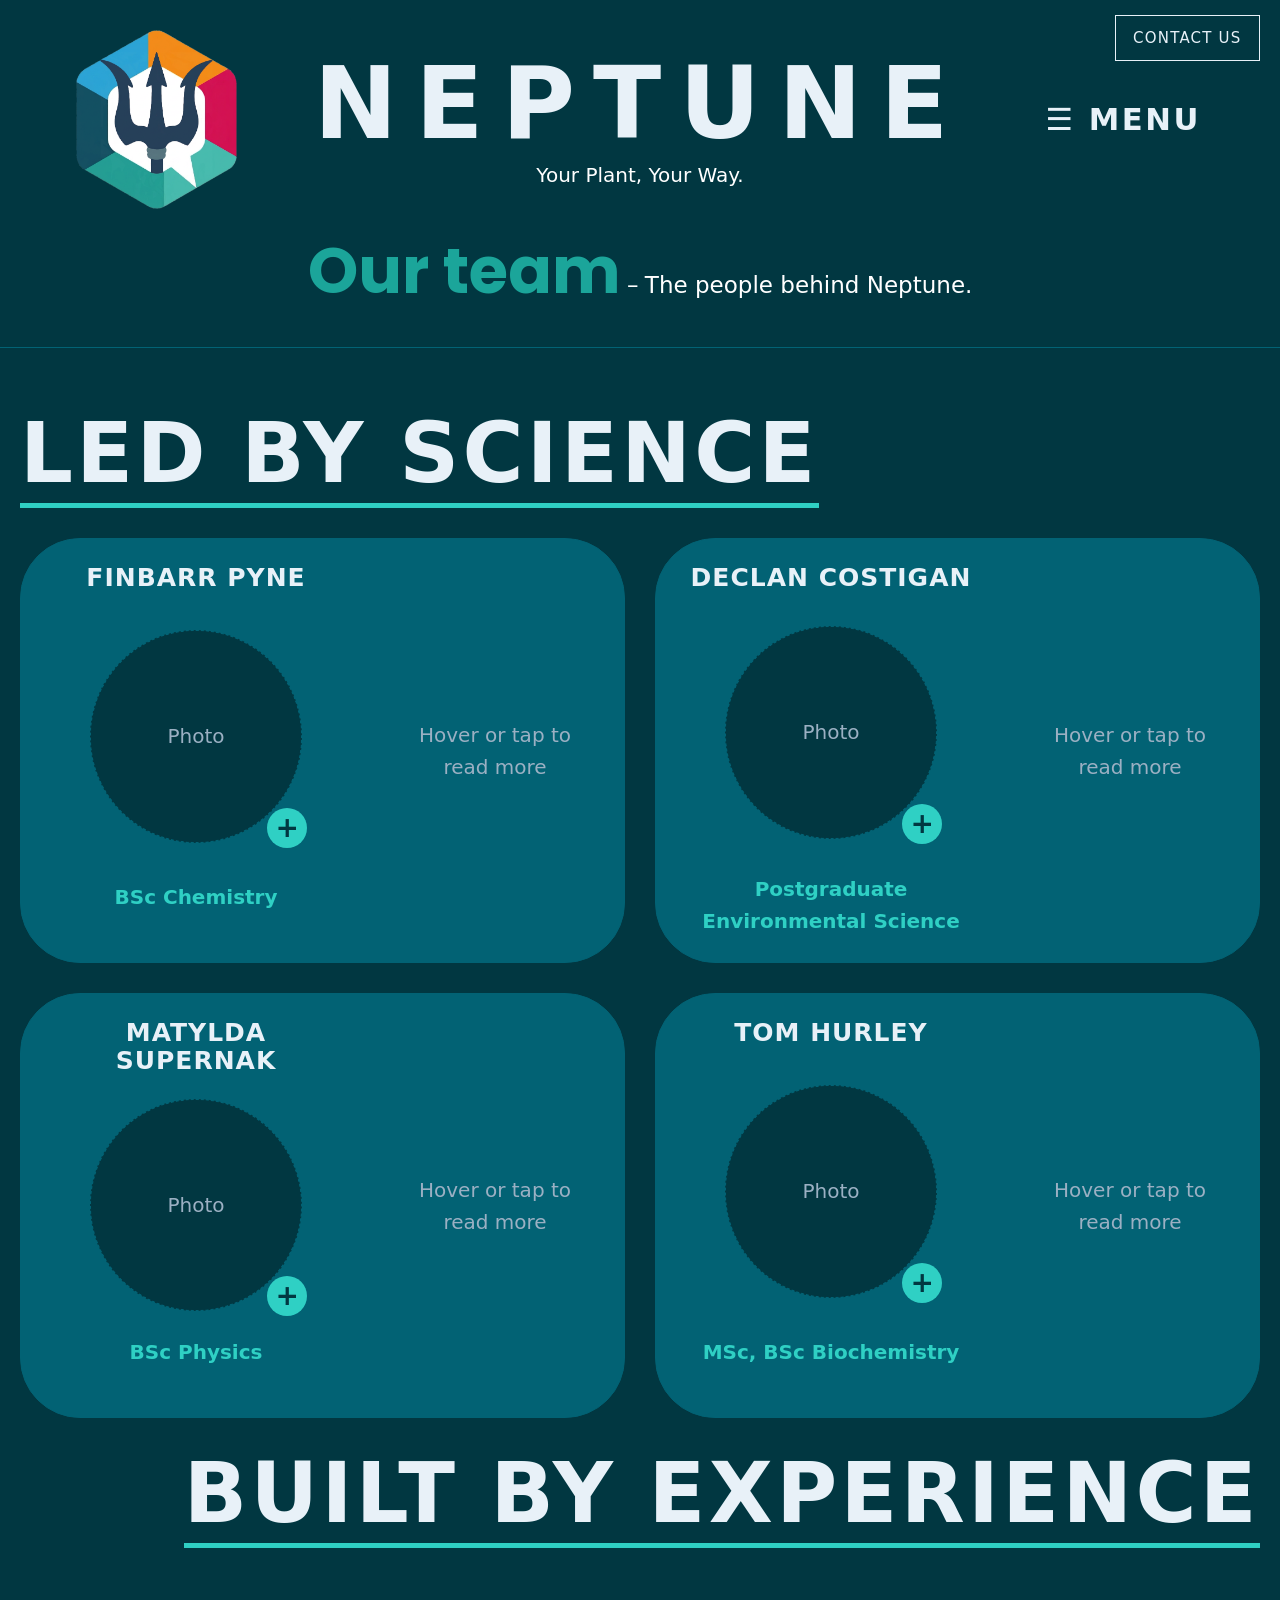
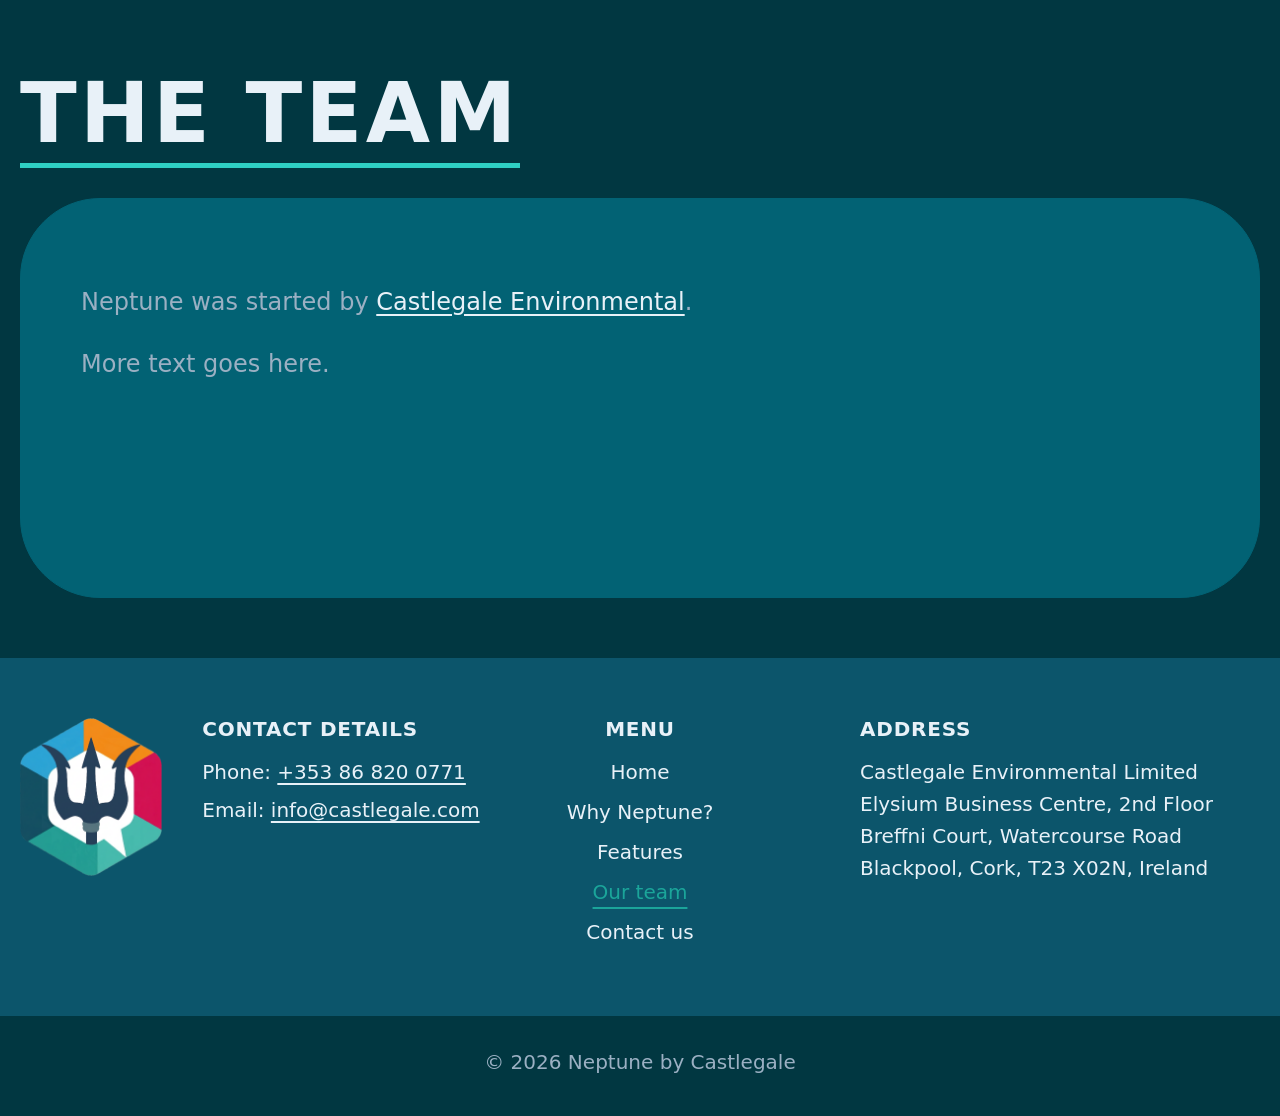
<file: team.html>
<!doctype html>
<!-- ========================================================================
     team.html: one of the extra pages. It has the same three parts as
     index.html: a <head> (information about the page), then the header and
     menu copied from the home page, then the content in <main>, then the
     footer copied from the home page. The styling lives in style.css and the
     behaviour in script.js, which every page shares.
     ======================================================================== -->
<html lang="en">
<head>
  <meta charset="utf-8">
  <meta name="viewport" content="width=device-width, initial-scale=1">

  <!-- The text on the browser tab. -->
  <title>Our team | Neptune by Castlegale</title>
  <meta name="description" content="Neptune is led by science and built by experience.">
  <meta property="og:title" content="Our team | Neptune by Castlegale">
  <meta property="og:description" content="Neptune is led by science and built by experience.">
  <meta property="og:type" content="website">
  <meta property="og:url" content="https://neptune.castlegale.com/team.html">
  <!-- The picture shown when the link is shared in WhatsApp, LinkedIn, Slack and similar apps. -->
  <meta property="og:image" content="https://neptune.castlegale.com/images/og.png">
  <meta property="og:image:width" content="1200">
  <meta property="og:image:height" content="630">
  <meta name="twitter:card" content="summary_large_image">

  <link rel="icon" type="image/png" href="images/logo.png">
  <link rel="stylesheet" href="style.css">
</head>

<body>

  <!-- ======================================================================
       HEADER: the top bar. <header> is a "semantic" tag. It behaves like a
       plain box, but its name tells browsers and screen readers what the
       section is for.
       ====================================================================== -->
  <header class="site-header">

    <!-- <a> is a link. href is the destination. "index.html" is the home
         page file, so this link goes back to the home page (a bare "/" would
         point at the root of the whole web address, which is not always where
         this site lives, for example when a page is opened as a file or from
         the GitHub address). aria-label gives screen readers a spoken name, because the
         link contains only a picture and no text. -->
    <a class="brand" href="index.html" aria-label="Neptune by Castlegale home">
      <!-- <img> shows a picture from an image file. It has no closing tag.
           src is the file's location: the "images" folder, then the file
           name. alt is the text a screen reader speaks, and what appears if
           the picture fails to load. This logo is a PNG with a transparent
           background, which is why the page colour shows through around the
           hexagon. The size is set in style.css through class="logo". -->
      <img class="logo" src="images/logo.png" alt="Neptune by Castlegale logo">
    </a>

    <!-- <div> is a generic container box with no meaning of its own. It is
         used to group things so CSS can position them together. -->
    <div class="title-block">
      <!-- <h1> is the top-level heading. A page should have exactly one.
           Heading tags run from h1 (most important) down to h6. The word
           NEPTUNE is wrapped in a link back to the home page. -->
      <h1 class="wordmark"><a href="index.html">NEPTUNE</a></h1>
      <!-- <p> is a paragraph of text. -->
      <p class="tagline">Your Plant, Your Way.</p>
    </div>

    <!-- The third item in the header's grid, in the right-hand column. It
         holds only the menu button now. -->
    <div class="header-actions">
      <!-- A real <button>. Its id="menuBtn" is how script.js finds it.
           aria-expanded says whether the menu it controls is open, and
           aria-controls names which element it controls (by that element's
           id). Both exist for screen readers. &#9776; is a special code that
           displays as the three-line "hamburger" icon. -->
      <button class="menu-btn" id="menuBtn" aria-expanded="false" aria-controls="menuOverlay">&#9776; MENU</button>
    </div>

    <!-- A link that has been styled to look like a button (class="btn" and
         the outline variant). It leads to the contact page. It sits directly
         inside the header, outside the grid's three columns, because
         style.css pins it to the top-right corner with the class
         "contact-btn". -->
    <a class="btn btn-outline contact-btn" href="contact.html">Contact us</a>
  </header>

  <!-- ======================================================================
       FULL-SCREEN MENU: the panel that covers the page when MENU is clicked.
       <nav> marks a block of navigation links. The word "hidden" on it makes
       the browser keep it invisible until script.js removes that attribute.
       ====================================================================== -->
  <nav class="menu-overlay" id="menuOverlay" aria-label="Main menu" hidden>
    <!-- &times; displays as the multiplication sign, used as the close "x". -->
    <button class="menu-close" id="menuClose" aria-label="Close menu">&times;</button>

    <!-- <ul> is an unordered list. Each <li> is one item in it. Here every
         item holds a link to one page of the site. -->
    <ul>
      <li><a href="index.html">Home</a></li>
      <li><a href="why-neptune.html">Why Neptune?</a></li>
      <li><a href="features.html">Features</a></li>
      <li><a href="team.html">Our team</a></li>
      <li><a href="contact.html">Contact us</a></li>
    </ul>
  </nav>

  <!-- The title strip under the header: the page name in big letters in this
       page's own colour, a dash, and a short description in small white
       text. The class "page-intro-teal" picks the colour (defined in
       style.css). The thin line under it comes from the paragraph's border. -->
  <p class="page-intro page-intro-teal"><span class="page-title">Our team</span> <span class="page-dash">&ndash;</span> <span class="page-desc">The people behind Neptune.</span></p>

  <!-- <main> wraps the content that is different on every page. -->
  <main>

    <!-- ====================================================================
         LED BY SCIENCE / BUILT BY EXPERIENCE. The two big underlined
         headings hug the cards between them: the first sits above on the
         left, the second below on the right.

         The cards come in two rows of two ("team-row"). Each card
         ("team-card") has a profile on the left (name, photo, degree) and a
         bio on the right. On wide screens the bio is hidden until the card is
         pointed at, when the card grows and pushes its neighbour smaller.
         tabindex="0" lets a card be selected with a tap or the keyboard,
         which does the same as hovering. On narrow screens the cards stack
         and the bios are always showing. All of this is in style.css.
         ==================================================================== -->
    <section>
      <h2 class="team-title">Led by Science</h2>
      <div class="team-grid">
        <div class="team-row">
        <article class="team-card" tabindex="0">
          <div class="card-profile">
            <h3 class="member-name">Finbarr Pyne</h3>
            <div class="photo-wrapper">
              <div class="photo-circle">Photo</div>
              <span class="plus-badge" aria-hidden="true">+</span>
            </div>
            <p class="member-degree">BSc Chemistry</p>
          </div>
          <div class="card-bio">
            <span class="bio-label">ROLE / FOCUS</span>
            <p>Short bio goes here.</p>
          </div>
          <p class="card-hint" aria-hidden="true">Hover or tap to read more</p>
        </article>
        <article class="team-card" tabindex="0">
          <div class="card-profile">
            <h3 class="member-name">Declan Costigan</h3>
            <div class="photo-wrapper">
              <div class="photo-circle">Photo</div>
              <span class="plus-badge" aria-hidden="true">+</span>
            </div>
            <p class="member-degree">Postgraduate Environmental Science</p>
          </div>
          <div class="card-bio">
            <span class="bio-label">ROLE / FOCUS</span>
            <p>Short bio goes here.</p>
          </div>
          <p class="card-hint" aria-hidden="true">Hover or tap to read more</p>
        </article>
        </div>
        <div class="team-row">
        <article class="team-card" tabindex="0">
          <div class="card-profile">
            <h3 class="member-name">Matylda Supernak</h3>
            <div class="photo-wrapper">
              <div class="photo-circle">Photo</div>
              <span class="plus-badge" aria-hidden="true">+</span>
            </div>
            <p class="member-degree">BSc Physics</p>
          </div>
          <div class="card-bio">
            <span class="bio-label">ROLE / FOCUS</span>
            <p>Short bio goes here.</p>
          </div>
          <p class="card-hint" aria-hidden="true">Hover or tap to read more</p>
        </article>
        <article class="team-card" tabindex="0">
          <div class="card-profile">
            <h3 class="member-name">Tom Hurley</h3>
            <div class="photo-wrapper">
              <div class="photo-circle">Photo</div>
              <span class="plus-badge" aria-hidden="true">+</span>
            </div>
            <p class="member-degree">MSc, BSc Biochemistry</p>
          </div>
          <div class="card-bio">
            <span class="bio-label">ROLE / FOCUS</span>
            <p>Short bio goes here.</p>
          </div>
          <p class="card-hint" aria-hidden="true">Hover or tap to read more</p>
        </article>
        </div>
      </div>
      <h2 class="team-title team-title-right">Built by Experience</h2>
    </section>

    <!-- THE TEAM: a heading with one large rounded box under it. -->
    <section>
      <h2 class="team-title">The Team</h2>
      <div class="team-bubble">
        <p>Neptune was started by <a href="https://castlegale.com" target="_blank" rel="noopener noreferrer">Castlegale Environmental</a>.</p>
        <p>More text goes here.</p>
      </div>
    </section>
  </main>

  <!-- ========================================================================
       FOOTER: the bottom of the page. <footer> is another semantic tag.
       It has two stacked parts, each in its own <div>, so that each can have
       its own background colour in style.css:
         1. footer-main   the lighter teal area: logo plus three columns
                          (contact details, menu, address)
         2. footer-bottom the thin strip at the very bottom: copyright line
       ======================================================================== -->
  <footer class="site-footer">

    <!-- Part 1: the main footer area. -->
    <div class="footer-main">
      <!-- A grid of three parts side by side: the left part (logo and
           contact details), the menu in the middle, and the address on the
           right. Putting them side by side, not stacked, keeps the footer
           short. style.css makes the middle part sit exactly in the centre
           of the page, in line with the NEPTUNE title and the words above. -->
      <div class="footer-grid">

        <!-- The left part. It is a wrapper around two things that sit next
             to each other: the logo and the contact details. -->
        <div class="footer-left">

          <!-- The logo. The same image file as in the header is shown again;
               the browser downloads it only once and reuses it. -->
          <div class="footer-brand">
            <img class="logo" src="images/logo.png" alt="Neptune by Castlegale logo">
          </div>

          <!-- Contact details. <h3> is a third-level heading. -->
          <div class="footer-contact">
            <h3>Contact details</h3>
            <!-- A link whose href starts with "tel:" starts a phone call when
                 tapped on a phone. The number inside the href has no spaces,
                 because the phone reads that part. The text between the tags
                 is what the visitor sees, so it can have spaces and be easier
                 to read. -->
            <p>Phone: <a href="tel:+353868200771">+353 86 820 0771</a></p>
            <!-- "mailto:" opens the visitor's email program with a new message
                 addressed to this address. -->
            <p>Email: <a href="mailto:info@castlegale.com">info@castlegale.com</a></p>
          </div>
        </div>

        <!-- The middle part: the same links as the full-screen menu.
             <nav> marks a block of navigation links, and aria-label gives it
             a name that screen readers can announce, to tell it apart from
             the other menu higher up the page. -->
        <nav class="footer-menu" aria-label="Footer menu">
          <h3>Menu</h3>
          <ul>
            <li><a href="index.html">Home</a></li>
            <li><a href="why-neptune.html">Why Neptune?</a></li>
            <li><a href="features.html">Features</a></li>
            <li><a href="team.html">Our team</a></li>
            <li><a href="contact.html">Contact us</a></li>
          </ul>
        </nav>

        <!-- The right part: the address. <address> is the HTML tag
             for contact details. A <br> is a line break: it starts a new
             line without starting a new paragraph. -->
        <div class="footer-address">
          <h3>Address</h3>
          <address>
            Castlegale Environmental Limited<br>
            Elysium Business Centre, 2nd Floor Breffni Court, Watercourse Road<br>
            Blackpool, Cork, T23 X02N, Ireland
          </address>
        </div>
      </div>
    </div>

    <!-- Part 2: the bottom strip. &copy; displays as the copyright symbol. -->
    <div class="footer-bottom">
      <p class="copyright">&copy; 2026 Neptune by Castlegale</p>
    </div>
  </footer>

  <script src="script.js"></script>
</body>
</html>
</file>
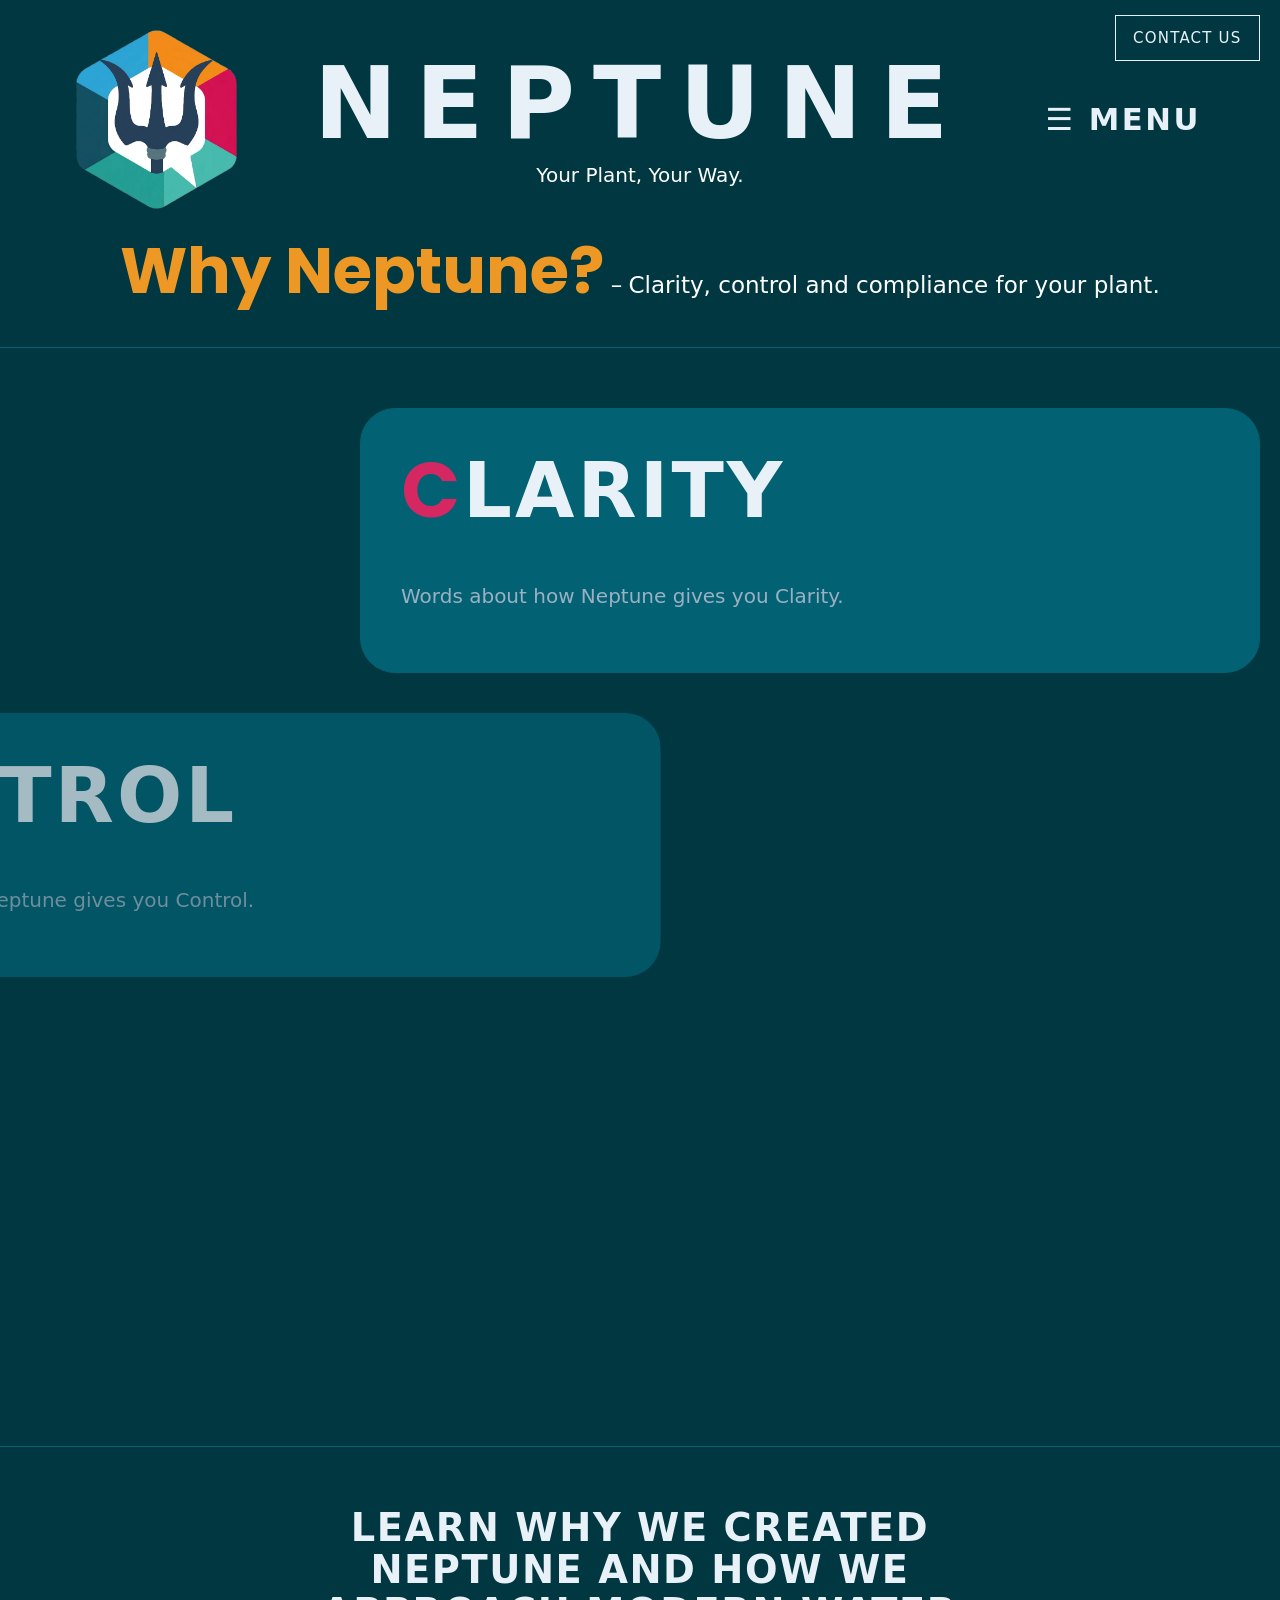
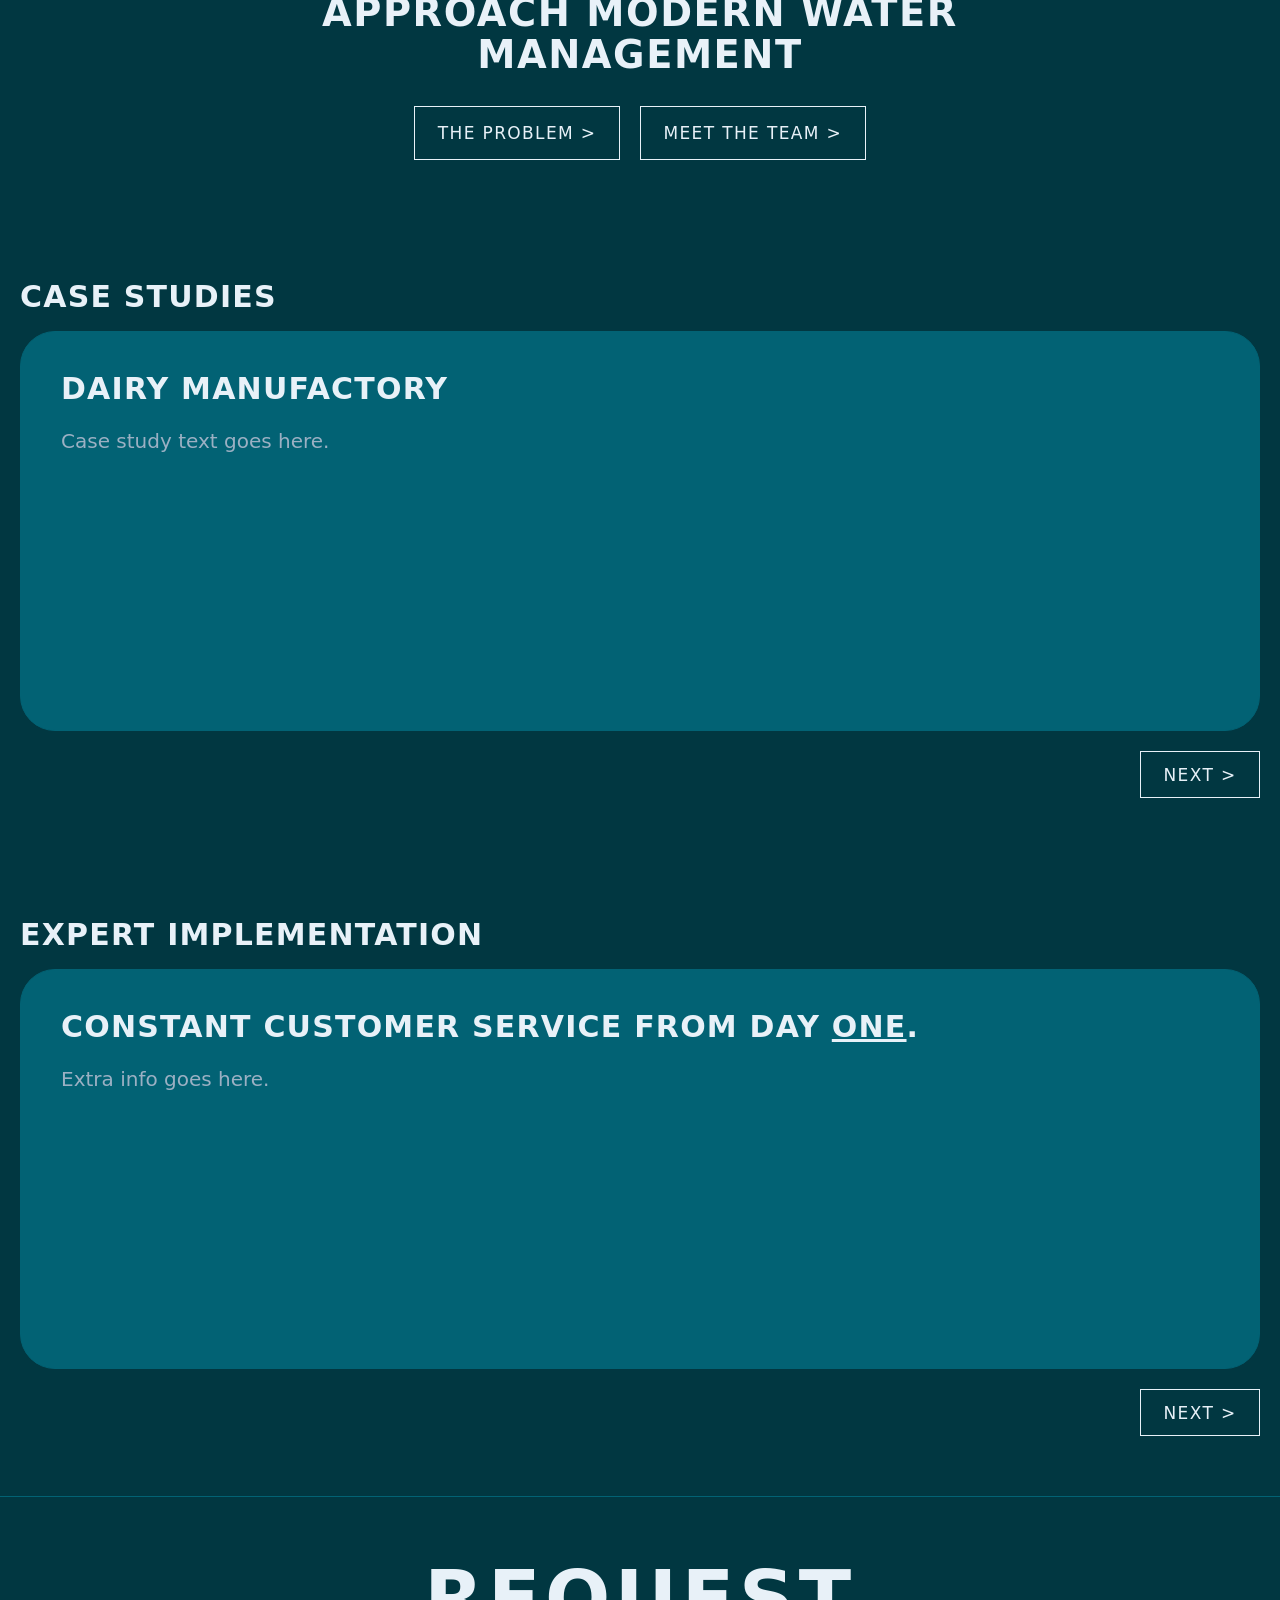
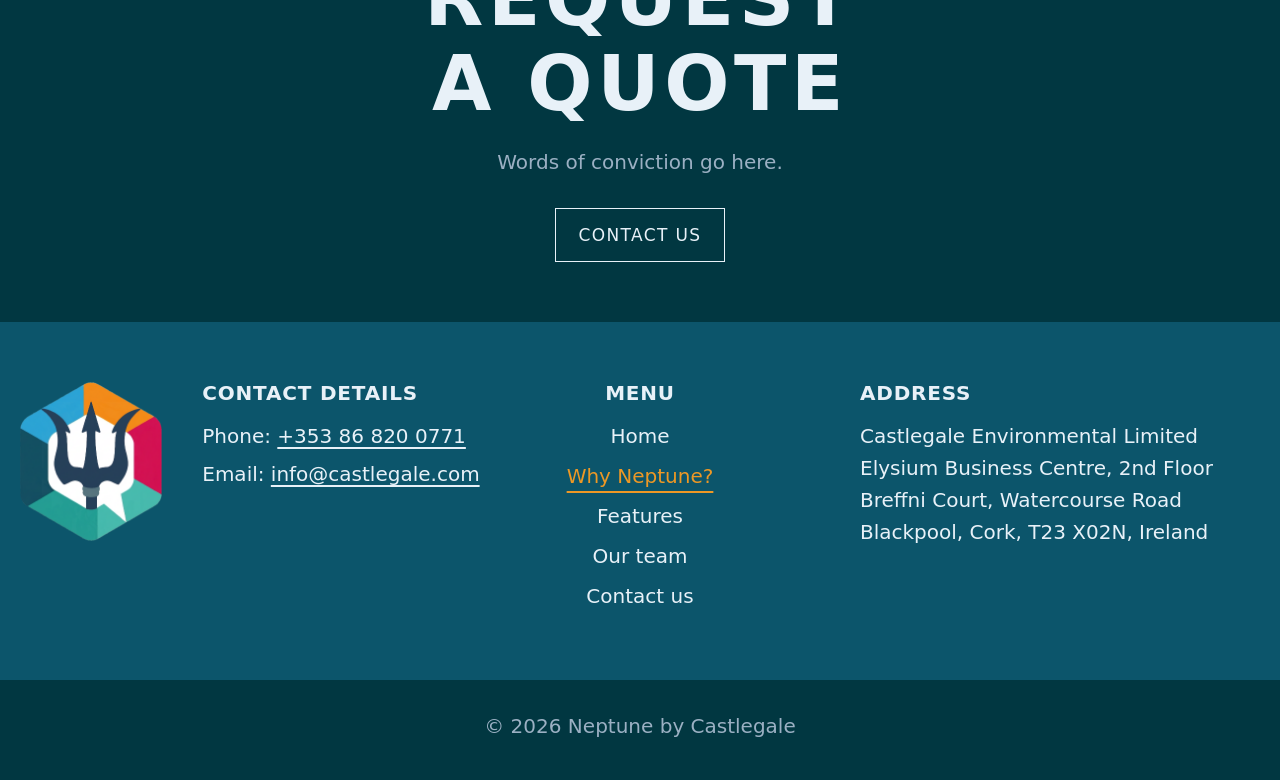
<file: why-neptune.html>
<!doctype html>
<!-- ========================================================================
     why-neptune.html: one of the extra pages. It has the same three parts as
     index.html: a <head> (information about the page), then the header and
     menu copied from the home page, then the content in <main>, then the
     footer copied from the home page. The styling lives in style.css and the
     behaviour in script.js, which every page shares.
     ======================================================================== -->
<html lang="en">
<head>
  <meta charset="utf-8">
  <meta name="viewport" content="width=device-width, initial-scale=1">

  <!-- The text on the browser tab. -->
  <title>Why Neptune? | Neptune by Castlegale</title>
  <meta name="description" content="Clarity, control and compliance for your waste water treatment plant.">
  <meta property="og:title" content="Why Neptune? | Neptune by Castlegale">
  <meta property="og:description" content="Clarity, control and compliance for your waste water treatment plant.">
  <meta property="og:type" content="website">
  <meta property="og:url" content="https://neptune.castlegale.com/why-neptune.html">
  <!-- The picture shown when the link is shared in WhatsApp, LinkedIn, Slack and similar apps. -->
  <meta property="og:image" content="https://neptune.castlegale.com/images/og.png">
  <meta property="og:image:width" content="1200">
  <meta property="og:image:height" content="630">
  <meta name="twitter:card" content="summary_large_image">

  <link rel="icon" type="image/png" href="images/logo.png">
  <link rel="stylesheet" href="style.css">
</head>

<body>

  <!-- ======================================================================
       HEADER: the top bar. <header> is a "semantic" tag. It behaves like a
       plain box, but its name tells browsers and screen readers what the
       section is for.
       ====================================================================== -->
  <header class="site-header">

    <!-- <a> is a link. href is the destination. "index.html" is the home
         page file, so this link goes back to the home page (a bare "/" would
         point at the root of the whole web address, which is not always where
         this site lives, for example when a page is opened as a file or from
         the GitHub address). aria-label gives screen readers a spoken name, because the
         link contains only a picture and no text. -->
    <a class="brand" href="index.html" aria-label="Neptune by Castlegale home">
      <!-- <img> shows a picture from an image file. It has no closing tag.
           src is the file's location: the "images" folder, then the file
           name. alt is the text a screen reader speaks, and what appears if
           the picture fails to load. This logo is a PNG with a transparent
           background, which is why the page colour shows through around the
           hexagon. The size is set in style.css through class="logo". -->
      <img class="logo" src="images/logo.png" alt="Neptune by Castlegale logo">
    </a>

    <!-- <div> is a generic container box with no meaning of its own. It is
         used to group things so CSS can position them together. -->
    <div class="title-block">
      <!-- <h1> is the top-level heading. A page should have exactly one.
           Heading tags run from h1 (most important) down to h6. The word
           NEPTUNE is wrapped in a link back to the home page. -->
      <h1 class="wordmark"><a href="index.html">NEPTUNE</a></h1>
      <!-- <p> is a paragraph of text. -->
      <p class="tagline">Your Plant, Your Way.</p>
    </div>

    <!-- The third item in the header's grid, in the right-hand column. It
         holds only the menu button now. -->
    <div class="header-actions">
      <!-- A real <button>. Its id="menuBtn" is how script.js finds it.
           aria-expanded says whether the menu it controls is open, and
           aria-controls names which element it controls (by that element's
           id). Both exist for screen readers. &#9776; is a special code that
           displays as the three-line "hamburger" icon. -->
      <button class="menu-btn" id="menuBtn" aria-expanded="false" aria-controls="menuOverlay">&#9776; MENU</button>
    </div>

    <!-- A link that has been styled to look like a button (class="btn" and
         the outline variant). It leads to the contact page. It sits directly
         inside the header, outside the grid's three columns, because
         style.css pins it to the top-right corner with the class
         "contact-btn". -->
    <a class="btn btn-outline contact-btn" href="contact.html">Contact us</a>
  </header>

  <!-- ======================================================================
       FULL-SCREEN MENU: the panel that covers the page when MENU is clicked.
       <nav> marks a block of navigation links. The word "hidden" on it makes
       the browser keep it invisible until script.js removes that attribute.
       ====================================================================== -->
  <nav class="menu-overlay" id="menuOverlay" aria-label="Main menu" hidden>
    <!-- &times; displays as the multiplication sign, used as the close "x". -->
    <button class="menu-close" id="menuClose" aria-label="Close menu">&times;</button>

    <!-- <ul> is an unordered list. Each <li> is one item in it. Here every
         item holds a link to one page of the site. -->
    <ul>
      <li><a href="index.html">Home</a></li>
      <li><a href="why-neptune.html">Why Neptune?</a></li>
      <li><a href="features.html">Features</a></li>
      <li><a href="team.html">Our team</a></li>
      <li><a href="contact.html">Contact us</a></li>
    </ul>
  </nav>

  <!-- The title strip under the header: the page name in big letters in this
       page's own colour, a dash, and a short description in small white
       text. The class "page-intro-yellow" picks the colour (defined in
       style.css). The thin line under it comes from the paragraph's border. -->
  <p class="page-intro page-intro-yellow"><span class="page-title">Why Neptune?</span> <span class="page-dash">&ndash;</span> <span class="page-desc">Clarity, control and compliance for your plant.</span></p>

  <!-- <main> wraps the content that is different on every page. -->
  <main>

    <!-- ====================================================================
         THE THREE PILLARS: Clarity, Control, Compliance.
         One <section> holds three <article> boxes. <article> is a tag for a
         self-contained piece of content. Each one has two classes: "pillar"
         (the shared look) and "slide-in" (the slide-in-from-the-side
         animation in script.js and style.css). "pillar-right" pushes a box to the right
         so the three zigzag down the page. The first letter of each name is
         in a <span class="big-c"> so it can be larger and coloured.
         ==================================================================== -->
    <section class="pillars">
      <article class="pillar pillar-clarity pillar-right slide-in">
        <h2><span class="big-c">C</span>larity</h2>
        <p>Words about how Neptune gives you Clarity.</p>
      </article>

      <article class="pillar pillar-control pillar-left slide-in">
        <h2><span class="big-c">C</span>ontrol</h2>
        <p>Words about how Neptune gives you Control.</p>
      </article>

      <article class="pillar pillar-compliance pillar-right slide-in">
        <h2><span class="big-c">C</span>ompliance</h2>
        <p>Words about how Neptune keeps you in Compliance.</p>
        <!-- target="_blank" opens the link in a new tab. rel="noopener
             noreferrer" is a safety setting that stops the opened page from
             being able to control or learn about this one. -->
        <a class="btn btn-outline epa-link" href="https://www.epa.ie/environment-and-you/waste-water/" target="_blank" rel="noopener noreferrer">EPA Guidelines</a>
      </article>
    </section>

    <!-- ====================================================================
         LEARN MORE BAND: a sentence and two buttons. "index.html#problem"
         means "the page index.html, scrolled to the element with id=problem"
         (the Problem section on the home page).
         ==================================================================== -->
    <section class="learn-band">
      <h2>Learn why we created Neptune and how we approach modern water management</h2>
      <div class="btn-row">
        <a class="btn btn-outline" href="index.html#problem">The Problem &gt;</a>
        <a class="btn btn-outline" href="team.html">Meet the team &gt;</a>
      </div>
    </section>

    <!-- ====================================================================
         CASE STUDIES: a carousel. The strip with class="slides" holds one
         <div class="slide"> per case study, side by side. The NEXT button
         is wired up in script.js. tabindex="0" lets keyboard users focus the
         strip and scroll it with the arrow keys; aria-label gives it a name
         for screen readers.
         ==================================================================== -->
    <section class="carousel-section" id="case-studies">
      <h2>Case Studies</h2>
      <div class="carousel">
        <div class="slides" tabindex="0" aria-label="Case studies">
          <div class="slide">
            <h3>Dairy Manufactory</h3>
            <p>Case study text goes here.</p>
          </div>
          <div class="slide">
            <h3>Case study 2</h3>
            <p>Case study text goes here.</p>
          </div>
          <div class="slide">
            <h3>Case study 3</h3>
            <p>Case study text goes here.</p>
          </div>
        </div>
        <div class="carousel-controls">
          <button class="btn btn-outline carousel-next" type="button">Next &gt;</button>
        </div>
      </div>
    </section>

    <!-- EXPERT IMPLEMENTATION: a second carousel, built the same way. -->
    <section class="carousel-section" id="expert-implementation">
      <h2>Expert Implementation</h2>
      <div class="carousel">
        <div class="slides" tabindex="0" aria-label="Expert implementation">
          <div class="slide">
            <h3>Constant customer service from day <u>one</u>.</h3>
            <p>Extra info goes here.</p>
          </div>
          <div class="slide">
            <h3>Extra info 2</h3>
            <p>Extra info goes here.</p>
          </div>
          <div class="slide">
            <h3>Extra info 3</h3>
            <p>Extra info goes here.</p>
          </div>
        </div>
        <div class="carousel-controls">
          <button class="btn btn-outline carousel-next" type="button">Next &gt;</button>
        </div>
      </div>
    </section>

    <!-- REQUEST A QUOTE -->
    <section class="quote">
      <h2>REQUEST<br>A QUOTE</h2>
      <p>Words of conviction go here.</p>
      <div class="btn-row">
        <a class="btn btn-outline" href="contact.html">Contact us</a>
      </div>
    </section>
  </main>

  <!-- ========================================================================
       FOOTER: the bottom of the page. <footer> is another semantic tag.
       It has two stacked parts, each in its own <div>, so that each can have
       its own background colour in style.css:
         1. footer-main   the lighter teal area: logo plus three columns
                          (contact details, menu, address)
         2. footer-bottom the thin strip at the very bottom: copyright line
       ======================================================================== -->
  <footer class="site-footer">

    <!-- Part 1: the main footer area. -->
    <div class="footer-main">
      <!-- A grid of three parts side by side: the left part (logo and
           contact details), the menu in the middle, and the address on the
           right. Putting them side by side, not stacked, keeps the footer
           short. style.css makes the middle part sit exactly in the centre
           of the page, in line with the NEPTUNE title and the words above. -->
      <div class="footer-grid">

        <!-- The left part. It is a wrapper around two things that sit next
             to each other: the logo and the contact details. -->
        <div class="footer-left">

          <!-- The logo. The same image file as in the header is shown again;
               the browser downloads it only once and reuses it. -->
          <div class="footer-brand">
            <img class="logo" src="images/logo.png" alt="Neptune by Castlegale logo">
          </div>

          <!-- Contact details. <h3> is a third-level heading. -->
          <div class="footer-contact">
            <h3>Contact details</h3>
            <!-- A link whose href starts with "tel:" starts a phone call when
                 tapped on a phone. The number inside the href has no spaces,
                 because the phone reads that part. The text between the tags
                 is what the visitor sees, so it can have spaces and be easier
                 to read. -->
            <p>Phone: <a href="tel:+353868200771">+353 86 820 0771</a></p>
            <!-- "mailto:" opens the visitor's email program with a new message
                 addressed to this address. -->
            <p>Email: <a href="mailto:info@castlegale.com">info@castlegale.com</a></p>
          </div>
        </div>

        <!-- The middle part: the same links as the full-screen menu.
             <nav> marks a block of navigation links, and aria-label gives it
             a name that screen readers can announce, to tell it apart from
             the other menu higher up the page. -->
        <nav class="footer-menu" aria-label="Footer menu">
          <h3>Menu</h3>
          <ul>
            <li><a href="index.html">Home</a></li>
            <li><a href="why-neptune.html">Why Neptune?</a></li>
            <li><a href="features.html">Features</a></li>
            <li><a href="team.html">Our team</a></li>
            <li><a href="contact.html">Contact us</a></li>
          </ul>
        </nav>

        <!-- The right part: the address. <address> is the HTML tag
             for contact details. A <br> is a line break: it starts a new
             line without starting a new paragraph. -->
        <div class="footer-address">
          <h3>Address</h3>
          <address>
            Castlegale Environmental Limited<br>
            Elysium Business Centre, 2nd Floor Breffni Court, Watercourse Road<br>
            Blackpool, Cork, T23 X02N, Ireland
          </address>
        </div>
      </div>
    </div>

    <!-- Part 2: the bottom strip. &copy; displays as the copyright symbol. -->
    <div class="footer-bottom">
      <p class="copyright">&copy; 2026 Neptune by Castlegale</p>
    </div>
  </footer>

  <script src="script.js"></script>
</body>
</html>
</file>
<file: style.css>
/* ==========================================================================
   style.css : how the page LOOKS (CSS = Cascading Style Sheets)
   ==========================================================================
   HTML (index.html) says what is on the page. This file says how each thing
   looks: colours, sizes, spacing, positions.

   Every CSS rule has the same shape:

       selector {
         property: value;
         property: value;
       }

   - The SELECTOR picks which elements the rule applies to:
       h1         every <h1> element                       (matches by tag name)
       .hero      every element with class="hero"          (a dot means class)
       #faq       the one element with id="faq"            (a hash means id)
       .a .b      a ".b" element sitting somewhere inside an ".a" element
       .a > .b    a ".b" element that is a direct child of ".a"
       a, b       a comma means "either of these", the rule applies to both
       .btn:hover a ".btn" element while the mouse is over it (a pseudo-class)
   - Each PROPERTY: VALUE; line is one setting. A property is like a keyword
     argument in Python, and the semicolon ends the line.

   The "Cascading" part: when several rules touch the same element, the more
   specific selector wins, and if they are equally specific, the one that
   comes LATER in the file wins. That is why order matters in this file.

   Comparing to Python: CSS has no loops, no if statements and no functions
   of its own, only rules that describe appearance. It is closer to a
   configuration file than a program.

   A CSS comment starts with a slash and a star, and ends with a star and a
   slash, like this whole block. It can span many lines. There is no
   single-line # comment like in Python. (Careful: writing the ending pair of
   characters inside a comment would end it early and break the file.)
   ========================================================================== */


/* ==========================================================================
   1. DESIGN TOKENS (the colour and size variables)
   ==========================================================================
   :root means "the very top element of the page", so anything defined here
   is available everywhere below.

   Names starting with two dashes are CSS variables, like constants in
   Python (BG = "#07121f"). Define them once, then use them anywhere with
   var(--name). Change a value here and every place that uses it changes.

   Colours are written as hex codes: # followed by red, green and blue, each
   as two hexadecimal digits from 00 (none) to ff (full). So #07121f is a
   tiny amount of red, a little green and a bit more blue, which makes a
   very dark navy.
   ========================================================================== */
:root {
  /* One "vw" is 1% of the window width. Because the whole page is scaled up
     by the zoom set on <html> (see "PAGE SCALE" in section 2), a plain vw
     would come out 25% too big, so every width-based size in this file uses
     --vw instead, which is 1vw divided by the 1.25 zoom (1 / 1.25 = 0.8).
     Write "calc(4 * var(--vw))" where you would normally write "4vw". */
  --vw: 0.8vw;
  --bg: #013741;        /* page background: a deep teal-blue */
  --bg-alt: #026274;    /* slightly lighter navy, for boxes that sit on the page */
  --text: #e8f1f8;      /* main text colour: a soft off-white with a blue tint */
  --muted: #9bb0c3;     /* dimmer grey-blue for secondary text */
  --accent: #2fd0c4;    /* the highlight colour: a bright teal */
  --line: #026274;      /* thin divider lines and borders */
  --max: 1200px;        /* the widest the content is allowed to get, in pixels */

  /* Colour of the big statement under the header. */
  --values-text: #48C1B8;     /* baby teal / aqua */

  --footer-bg: #0C556B;       /* background of the main part of the footer (the bottom strip keeps --bg) */

  /* The five colours a menu link lights up in when the mouse is over it, in
     the order the links appear: first link, second link, and so on. */
  --magenta: #D52863;         /* the brand magenta. Used for "EPA compliance" in the headline, and as the first hover colour below */
  --hover-magenta: var(--magenta);   /* 1st link: Home. var() reuses the value above, so the two can never differ */
  --hover-yellow: #ED9825;    /* 2nd link: Why Neptune? */
  --hover-blue: #28A7D4;      /* 3rd link: Features */
  --hover-teal: #1BA59A;      /* 4th link: Our team */
  --hover-aqua: #48C1B8;      /* 5th link: Contact us */
}


/* ==========================================================================
   FONT: Poppins Bold
   ==========================================================================
   Normally a site can only use fonts that are already on the visitor's
   device. @font-face teaches the browser a new font by pointing at a font
   file. This font lives in the repo (fonts/poppins-bold-latin.woff), so it
   does not need to be fetched from another company's servers.

   - font-family: the name we choose to call it. We use that name later.
   - src: where the file is. url() gives the location and format() tells the
     browser what kind of file it is, so it can skip formats it cannot read.
   - font-weight: which weight this file provides. 700 is bold.
   - font-display: swap means "show the text straight away in a fallback font,
     then switch when the real font has loaded", so nothing is ever invisible.

   Poppins is open source under the SIL Open Font License. This file is a
   cut-down copy holding only the Latin letters, which keeps it about 9 KB.
   ========================================================================== */
@font-face {
  font-family: "Poppins";
  src: url("fonts/poppins-bold-latin.woff") format("woff");
  font-weight: 700;
  font-style: normal;
  font-display: swap;
}


/* ==========================================================================
   2. RESETS AND BASE STYLES (rules for the whole page)
   ========================================================================== */

/* "*" matches every element. By default browsers calculate a box's width as
   its content PLUS its padding and border, which makes sizes awkward to work
   out. "border-box" changes that so a width of 300px means 300px in total,
   padding and border included. Almost every modern site sets this. */
* { box-sizing: border-box; }

/* "scroll-behavior: smooth" makes clicks on in-page links (like #faq)
   glide to the target instead of jumping. */
html { scroll-behavior: smooth; }

/* PAGE SCALE. "zoom: 1.25" makes the whole page 25% bigger: text, spacing,
   pictures and layout widths, exactly like pressing Ctrl and + to zoom the
   browser to 125%. It is applied once here, on the very top element, so every
   other size in this file stays written at its normal "100%" value and is
   multiplied by this number automatically. To make the whole site bigger or
   smaller, change 1.25 (1 means no scaling, 1.1 means 10% bigger).

   One thing to remember: media queries, the "@media (max-width: ...)" blocks
   further down, measure the real window and ignore this zoom. Because the
   page is 25% bigger, it runs out of room 25% sooner, so every breakpoint in
   this file is the original width times 1.25 (800 became 1000, 900 became
   1125 and 1001 became 1251). If you change the zoom, change those too. */
html { zoom: 1.25; }

/* <body> is everything visible on the page. */
body {
  margin: 0;                   /* browsers add a small gap around the page by default; remove it */
  background: var(--bg);       /* use the --bg variable defined above */
  color: var(--text);          /* default text colour for everything inside */
  /* font-family is a priority list, like a Python list of fallbacks. The
     browser uses the first font that exists on the visitor's device.
     system-ui means "whatever the operating system normally uses". The last
     entry, sans-serif, is the generic fallback. */
  font-family: system-ui, -apple-system, "Segoe UI", Roboto, sans-serif;
  line-height: 1.6;            /* space between lines of text, as a multiple of the font size */
}

/* All three heading levels share these settings. */
h1, h2, h3 {
  text-transform: uppercase;   /* display the text in capitals, whatever is typed in the HTML */
  letter-spacing: .04em;       /* small extra gap between letters. "em" is a unit relative to the current font size */
  line-height: 1.1;            /* tighter lines than body text, because headings are large */
  margin: 0 0 .6em;            /* margin is the space OUTSIDE an element. Four numbers go clockwise from the top: top, right, bottom, left. Three numbers mean top, left-and-right, bottom. So this is: top 0, sides 0, bottom 0.6em */
}

/* Links: inherit means "use the same colour as the text around it", instead
   of the browser's default blue. */
a { color: inherit; }

/* A small reusable class. Any element with class="accent" (such as the span
   around "68.3% faster*") gets the teal highlight colour. */
.accent { color: var(--accent); }

/* Same idea for the magenta words ("EPA compliance" in the headline). */
.magenta { color: var(--magenta); }

/* Any text with class="keep-together" is never split across two lines. The
   browser normally breaks a sentence wherever the line runs out of room.
   "white-space: nowrap" forbids breaking inside this phrase, so the whole
   phrase moves down to the next line instead if it does not fit. */
.keep-together { white-space: nowrap; }


/* ==========================================================================
   3. HEADER (the top bar: logo, NEPTUNE title, Contact us and MENU)
   ========================================================================== */

.site-header {
  /* No maximum width here, unlike the sections below. The header stretches
     across the whole browser window, so its left edge is the true edge of
     the page. That is what lets the logo sit exactly midway between the
     page edge and the NEPTUNE text. */
  margin: 0;
  padding: 24px 16px 8px;      /* padding is the space INSIDE an element, between its edge and its content. Order: top, left-and-right, bottom */
  /* "position: relative" does not move the header. It makes the header the
     reference point for anything inside it that is positioned with
     "absolute", which is how the Contact us button gets pinned to the
     header's top-right corner (see .contact-btn below). */
  position: relative;
  display: grid;               /* switch on CSS Grid, a layout system of rows and columns */
  /* Three columns: "1fr auto 1fr". "fr" is a fraction of the free space, and
     "auto" means "only as wide as its content". So the title in the middle
     takes what it needs and the logo and buttons share the leftover space
     equally, which keeps the title exactly centred. */
  grid-template-columns: 1fr auto 1fr;
  align-items: center;         /* line the three items up vertically in the middle */
  gap: 16px;                   /* space between grid cells */
}

/* The link wrapped around the header logo (class="brand" in the HTML) is the
   first of the three grid items, so it sits in the first column, the one
   between the left edge of the page and the NEPTUNE title. A grid item
   normally hugs the start of its column. "justify-self" sets how one item is
   placed along the row inside its own column, and "center" puts the logo
   exactly midway between the left edge and the start of the NEPTUNE text. */
.brand { justify-self: center; }

/* The logo is a PNG picture (images/logo.png), shown by an <img> tag. */
.logo {
  /* clamp(smallest, ideal, largest) again: the height is 14vw (14% of the
     window width) but never less than 120px or more than 170px, so the logo
     is large on a desktop and still sensible on a phone. */
  height: clamp(120px, calc(14 * var(--vw)), 170px);
  width: auto;                 /* ...and let the width follow automatically, so the picture keeps its true proportions and is not squashed */
  display: block;              /* an <img> is "inline" by default, like a letter in a line of text, which leaves a small gap underneath. "block" removes that gap, so centring is exact */
}

.title-block { text-align: center; }   /* centre the title and tagline inside their column */

.wordmark {
  /* clamp(smallest, ideal, largest) picks a size that scales with the screen
     but is never below 2.4rem or above 5rem. "vw" is 1% of the browser
     window's width, so 8vw grows as the window widens. "rem" is relative to
     the page's base font size, usually 16px, so 5rem is 80px. */
  font-size: clamp(2.4rem, calc(8 * var(--vw)), 5rem);
  letter-spacing: .18em;       /* wide gaps between the letters of NEPTUNE */
  margin: 0;
}

/* The link around the word NEPTUNE keeps the heading's colour and loses the
   default underline, so it looks exactly like plain text while still being
   clickable. */
.wordmark a { color: inherit; text-decoration: none; }

.tagline { margin: 0; color: #ffffff; }   /* "Your Plant, Your Way." under NEPTUNE: plain white */

/* The box holding the MENU button is the third grid item, so it sits in the
   right-hand column, between the NEPTUNE title and the right edge of the
   page. "justify-self: center" centres it within that column, exactly the
   way the logo is centred in the left column, so the two mirror each other
   on either side of the title. */
.header-actions { justify-self: center; }

/* Button style, used by the "Contact us" and "More stories" links. */
.btn {
  display: inline-block;       /* sits in the line of text like a word, but can have padding and a border like a box */
  padding: 10px 18px;          /* 10px top and bottom, 18px left and right */
  text-decoration: none;       /* remove the default underline on links */
  border: 1px solid var(--text);   /* border shorthand: thickness, style, colour */
  text-transform: uppercase;
  font-size: .85rem;
  letter-spacing: .08em;
}

/* Hover and keyboard focus effect. ":hover" applies while the mouse is over
   the button, and ":focus-visible" applies while it is selected using the
   keyboard (the Tab key). Both get the same look: teal fill, dark text. */
.btn:hover, .btn:focus-visible {
  background: var(--accent);
  border-color: var(--accent);
  color: var(--bg);
}

/* The Contact us button in the header (class="contact-btn" in the HTML).
   "position: absolute" takes it out of the grid and places it by coordinates
   measured from the nearest "relative" ancestor, which is the header. So
   "top: 24px; right: 16px" means 24px down from the header's top edge and
   16px in from its right edge: the top-right corner, at every screen size.
   The size is a little smaller than the standard button, and it sits close to
   the top, so that it stays clear of the larger MENU button below it when the
   window is only a bit wider than a phone. These two settings come after the
   ".btn" rule in the file, so they replace its padding and font size. */
.contact-btn {
  position: absolute;
  top: 12px;
  right: 16px;
  padding: 8px 14px;
  font-size: .75rem;
}

/* The MENU button is a real <button>, which browsers style heavily by
   default, so each default is switched off here and replaced. */
.menu-btn {
  background: none;
  border: 0;
  color: var(--text);
  cursor: pointer;             /* turns the mouse pointer into a hand */
  font: inherit;               /* use the same font as the page, instead of the browser's default button font */
  font-weight: 700;            /* 700 is bold */
  letter-spacing: .08em;
  font-size: clamp(1.2rem, calc(2.4 * var(--vw)), 1.9rem);   /* much larger than the page text, growing with the window between 1.2rem and 1.9rem */
  padding: 12px 16px;          /* extra space around the text makes a bigger area to click or tap */
}

/* The big statement under the header ("Your new centralised waste water ..."). */
.values {
  max-width: var(--max);
  margin: 0 auto;
  padding: 8px 0 32px;         /* no side padding, so the text can use the full width of the divider line below */
  text-align: center;
  color: var(--values-text);   /* the soft teal defined at the top of the file */
  font-family: "Poppins", system-ui, sans-serif;   /* our bold font first; if it fails to load, fall back to the system font */
  font-weight: 700;
  letter-spacing: 0;           /* no extra gaps between letters: this style is tight and chunky */
  /* The sentence is about 36 times as wide as its font size, so a size of
     2.65vw (2.65% of the window width) makes it fill roughly 95% of the
     window, and it stops growing at 2.05rem (32.8px) because the page
     content never gets wider than 1200px. "min" picks whichever of the two
     is smaller. */
  font-size: min(2.05rem, calc(2.65 * var(--vw)));
  line-height: 1.25;
  white-space: nowrap;         /* never break the sentence: it always stays on one line */
}

/* On small screens, one line would be too tiny to read, so below 1000px the
   sentence is allowed to wrap onto two or three lines at a readable size. */
@media (max-width: 1000px) {
  .values {
    white-space: normal;
    font-size: 1.5rem;
    text-wrap: balance;        /* split into lines of similar length */
    padding: 8px 16px 32px;
  }
}


/* ==========================================================================
   4. FULL-SCREEN MENU (the overlay that opens when MENU is clicked)
   ========================================================================== */

.menu-overlay {
  position: fixed;             /* take the element out of the normal flow and pin it to the browser window, so it stays put while the page scrolls */
  inset: 0;                    /* shorthand for top: 0; right: 0; bottom: 0; left: 0; so it stretches to cover the whole window */
  background: var(--bg);       /* a solid background, so the page underneath is hidden */
  z-index: 10;                 /* stacking order. Higher numbers draw on top of lower ones, so 10 puts the menu above everything else */
  display: flex;
  align-items: center;         /* centre the list vertically... */
  justify-content: center;     /* ...and horizontally */
}

/* The HTML attribute "hidden" normally hides an element. But the rule above
   sets display: flex, which would override it and keep the menu visible all
   the time. The selector [hidden] matches any element that has that
   attribute. This rule is more specific, so it wins and the menu is
   properly hidden until script.js removes the attribute. */
.menu-overlay[hidden] { display: none; }

.menu-overlay ul {
  list-style: none;            /* remove the bullet points from the list */
  padding: 0;                  /* lists have indentation by default; remove it */
  margin: 0;
  text-align: center;
}

.menu-overlay a {
  display: block;              /* make each link fill a full line, so the whole row can be clicked */
  padding: 10px;
  text-decoration: none;
  text-transform: uppercase;
  font-size: clamp(1.8rem, calc(6 * var(--vw)), 3.5rem);   /* big text that scales with the screen width */
  font-weight: 700;
  letter-spacing: .06em;
}

/* Each menu item gets its own hover colour. The ":nth-child(n)" selector
   matches an element by its position among its brothers and sisters, so
   "li:nth-child(1)" is the first item in the list, "li:nth-child(2)" the
   second, and so on. Instead of colouring the link directly, each rule sets a
   CSS variable called --hover on its list item. Anything inside that item,
   including the link, can then read the variable with var(--hover).

   The same five rules also apply to the menu in the footer (".footer-menu"),
   which has its links in the same order. */
.menu-overlay li:nth-child(1), .footer-menu li:nth-child(1) { --hover: var(--hover-magenta); }
.menu-overlay li:nth-child(2), .footer-menu li:nth-child(2) { --hover: var(--hover-yellow); }
.menu-overlay li:nth-child(3), .footer-menu li:nth-child(3) { --hover: var(--hover-blue); }
.menu-overlay li:nth-child(4), .footer-menu li:nth-child(4) { --hover: var(--hover-teal); }
.menu-overlay li:nth-child(5), .footer-menu li:nth-child(5) { --hover: var(--hover-aqua); }

/* "transition" makes a change happen gradually. Here the text colour fades
   over 0.2 seconds instead of switching instantly, so the link seems to
   light up. */
.menu-overlay a, .footer-menu a { transition: color .2s ease; }

/* While the mouse is over a link (or the keyboard has selected it), use that
   item's own colour, taken from its --hover variable. */
.menu-overlay a:hover, .menu-overlay a:focus-visible { color: var(--hover); }

.menu-close {
  position: absolute;         /* position relative to the nearest positioned ancestor. Here that is the fixed overlay, so these numbers are measured from its corner */
  top: 16px;
  right: 24px;
  background: none;
  border: 0;
  color: var(--text);
  font-size: 2.5rem;
  cursor: pointer;
}


/* ==========================================================================
   5. MAIN SECTIONS
   ========================================================================== */

/* "main section" matches every <section> inside <main>. These are the
   shared defaults; the more specific rules below add to them. */
main section {
  max-width: var(--max);
  margin: 0 auto;
  padding: 48px 16px;
}

/* ---- Hero: headline and testimonial on the left, video on the right ---- */
.hero {
  display: grid;
  grid-template-columns: 1fr 1.4fr;   /* two columns; the right one (video) is 1.4 times as wide as the left */
  gap: 32px;
  border-top: 1px solid var(--line);  /* a thin divider line above the section */
}

.hero h2 { font-size: clamp(1.8rem, calc(4 * var(--vw)), 2.8rem); }

/* A <blockquote> is the HTML tag for a quotation. */
.testimonial {
  margin: 32px 0 20px;
  padding: 20px;
  background: var(--bg-alt);
  border-left: 3px solid var(--accent);   /* a teal stripe down the left edge only */
}

.testimonial cite {            /* <cite> holds the name of the person quoted */
  display: block;              /* put it on its own line below the quote */
  margin-top: 8px;
  color: var(--muted);
  font-style: normal;          /* browsers italicise <cite> by default; turn that off */
}

.video-frame {
  /* aspect-ratio keeps the box a fixed shape. 16 / 9 is widescreen video,
     so the height is always worked out automatically from the width. */
  aspect-ratio: 16 / 9;
  border: 1px solid var(--line);
  background: var(--bg-alt);
  display: flex;
  align-items: center;
  justify-content: center;
  text-align: center;
  color: var(--muted);
}

/* The embedded YouTube video (an <iframe>) fills the frame completely. The
   frame keeps a 16 by 9 shape, so the video never gets squashed or stretched,
   and "border: 0" removes the thin default border browsers draw around it. */
.video-frame iframe { width: 100%; height: 100%; border: 0; }

/* ---- Problem and Solution: text beside a picture ---- */
.split {
  display: grid;
  grid-template-columns: 1fr 1fr;     /* two equal columns */
  gap: 32px;
  align-items: center;
  border-top: 1px solid var(--line);
}

/* The Solution section has class="split reverse". Its HTML lists the text
   first and the image second. "order" changes the visual sequence of grid
   items without touching the HTML: lower numbers come first, and every item
   starts at order 0. Giving the text order: 1 pushes it after the image, so
   on screen the picture sits on the left. */
.split.reverse .split-text { order: 1; }

/* Dashed placeholder boxes that stand in for photos until real images exist. */
.media-box {
  min-height: 260px;           /* at least this tall; can grow if content needs more */
  border: 1px dashed var(--line);
  background: var(--bg-alt);
  display: flex;
  align-items: center;
  justify-content: center;
  text-align: center;
  color: var(--muted);
  padding: 16px;
}

.split-text p { font-size: 1.1rem; color: var(--muted); }

/* ---- FAQ: the accordion ----
   Each question is an HTML <details> element with a <summary>. The browser
   itself handles opening and closing it when clicked, so no JavaScript is
   needed. */
.faq {
  border-top: 1px solid var(--line);
  /* Narrow the FAQ to 800px, so the questions are comfortable to read.
     "!important" forces a value to win over any other rule that sets the
     same property. Strictly it is not needed here: ".faq" (a class) already
     beats "main section" (only tag names) on specificity. It is harmless,
     but worth knowing that it is a heavy tool to use sparingly. */
  max-width: 800px !important;
}

.faq details { border-bottom: 1px solid var(--line); padding: 16px 0; }

.faq summary {
  cursor: pointer;
  font-weight: 600;
  list-style: none;            /* hide the browser's default little triangle marker */
  display: flex;
  justify-content: space-between;   /* question text at the left, the + at the far right */
}

/* "::after" is a pseudo-element: CSS can create a small piece of content
   attached to the end of an element, with no HTML needed. Here it draws the
   "+" at the end of each question. */
.faq summary::after { content: "+"; color: var(--accent); font-size: 1.4rem; line-height: 1; }

/* The browser adds an "open" attribute to <details> while it is expanded.
   [open] matches that state, so the "+" becomes a minus sign. "\2212" is the
   Unicode code for the proper minus character. */
.faq details[open] summary::after { content: "\2212"; }

.faq details p { color: var(--muted); margin: 12px 0 0; }

/* ---- Call to action: "Call us now  or  Email us now" ---- */
.cta { text-align: center; }

.cta-box {
  display: grid;
  grid-template-columns: 1fr auto 1fr;   /* call on the left, the "or" circle in the middle, email on the right */
  gap: 24px;
  align-items: center;
  border: 1px solid var(--line);
  padding: 32px 24px;
  background: var(--bg-alt);
}

.cta-link {
  font-size: 1.4rem;
  font-weight: 700;
  color: var(--accent);
  text-decoration: none;
  word-break: break-word;      /* allow a long email address to wrap onto the next line instead of running outside its box */
}

.cta-link:hover, .cta-link:focus-visible { text-decoration: underline; }

/* The circled "or". A 44px square with border-radius: 50% becomes a circle,
   because 50% rounds each corner by half the box's size. */
.or {
  display: inline-flex;
  width: 44px;
  height: 44px;
  border: 1px solid var(--line);
  border-radius: 50%;
  align-items: center;
  justify-content: center;
  color: var(--muted);
}

/* ---- Water band: the wide strip with the "NEPTUNE ..." line ---- */
.water-band {
  max-width: none !important;  /* let this strip span the full width instead of the 1200px limit that other sections get. As with .faq, the class already wins on specificity, so "!important" is extra here */
  text-align: center;
  padding: 96px 16px !important;
  /* A gradient is generated by the browser, not an image file. This one
     fades from the page colour at the top, through a mid blue at 60% of the
     height, to a deeper teal-blue at the bottom. 180deg means top to bottom. */
  background: linear-gradient(180deg, var(--bg), #0a2a3d 60%, #0d3b50);
  /* If a real photo is added later, these two settings would size it to
     cover the whole strip and keep it centred. */
  background-size: cover;
  background-position: center;
}

.water-band .slogan {
  font-size: clamp(1.4rem, calc(4 * var(--vw)), 2.4rem);
  font-weight: 700;
  color: var(--accent);
  text-transform: uppercase;
  letter-spacing: .06em;
}


/* ==========================================================================
   6. FOOTER
   ========================================================================== */

/* The footer has two stacked parts (see index.html): ".footer-main", the
   lighter teal area with the logo, menu and contact details, and
   ".footer-bottom", the thin strip with the copyright line. The footer itself
   has no background, so the bottom strip simply shows the normal page colour
   (var(--bg)), the same as before. Only the main part gets the new colour. */

.footer-main {
  background: var(--footer-bg);   /* the lighter teal defined at the top of the file */
  color: var(--text);             /* off-white text: the old grey-blue was too faint on this background */
  padding: 48px 16px;
}

.footer-grid {
  max-width: var(--max);       /* keep the content inside the same 1200px column as the rest of the page, even though the coloured band spans the full width */
  margin: 0 auto;
  display: grid;
  /* Three tracks: "1fr auto 1fr". The middle track is "auto", so it is only
     as wide as the menu itself, and the two outer tracks are "1fr", an equal
     share each of all the remaining space. Because the two outer tracks are
     always exactly the same width, the middle track, the menu, always sits
     exactly in the centre of the page. This is the same trick the header
     uses to keep the NEPTUNE title centred, so the footer menu lines up with
     the title and the words above it. */
  grid-template-columns: 1fr auto 1fr;
  gap: 32px;
  align-items: start;          /* line the tops of the columns up, instead of stretching them to equal height */
}

/* The left track holds two things side by side: the logo and the contact
   details. "display: flex" lays children out in a row, and "gap" is the space
   between them. "flex-wrap: wrap" lets the contact details drop below the logo
   if there is not enough room for both side by side. */
.footer-left { display: flex; gap: 32px; align-items: flex-start; flex-wrap: wrap; }

/* The menu: all its text is centred, so the heading and each link are centred
   on the middle of the page too, and not just the box around them. */
.footer-menu { text-align: center; }

/* The address sits in the right-hand track. "justify-self: end" pushes the
   whole address block to the right-hand end of its track, so it mirrors the
   logo on the left side. The text inside it stays left-aligned. "max-width"
   limits how wide the block can grow (20rem is 320px), so the long street
   line wraps onto a second line, instead of stretching right up against the
   menu. */
.footer-address { justify-self: end; max-width: 20rem; }

/* The footer logo's height is worked out by the browser with calc(). It is
   the average of two numbers: 110px (the footer logo's old size) and the
   header logo's current height (the same clamp() used for ".logo" above).
   So it lands exactly halfway between the old size and the header size, and
   keeps that relationship as the window grows or shrinks. Width stays "auto"
   from the ".logo" rule, so only the height is given. */
.footer-brand .logo { height: calc((110px + clamp(120px, calc(14 * var(--vw)), 170px)) / 2); }

.footer-main h3 { font-size: 1rem; margin: 0 0 .8em; }

.footer-main p { margin: .3em 0; }

/* "overflow-wrap: anywhere" lets a long word, such as the email address,
   break onto a second line if its column is too narrow, instead of poking
   out of the column and overlapping its neighbour. */
.footer-contact, .footer-address { overflow-wrap: anywhere; }

/* <address> is shown in italics by browsers by default. Switch that off so it
   looks like the other text. */
.footer-main address { font-style: normal; margin: .3em 0; }

/* The menu list: no bullet points, no indentation, a little space between
   the items. */
.footer-menu ul { list-style: none; padding: 0; margin: 0; }
.footer-menu li { margin: .4em 0; }

/* Menu links are plain until hovered or selected with the keyboard, when they
   light up in their own colour (set by the --hover rules in the full-screen
   menu section above) and also get an underline. The underline is there
   because some of the colours, magenta especially, are fairly faint on this
   lighter teal background, and the underline makes the change obvious
   whatever colour it is. The phone and email links keep the browser's
   default underline, so they clearly look clickable. "text-underline-offset"
   moves the line slightly away from the letters for readability. */
.footer-menu a { text-decoration: none; }
.footer-menu a:hover, .footer-menu a:focus-visible { color: var(--hover); text-decoration: underline; }
.footer-main a { text-underline-offset: 3px; }

/* The bottom strip: it keeps the normal page colour. */
.footer-bottom { padding: 24px 16px; }
.copyright { text-align: center; margin: 0 0 .4em; color: var(--muted); }
/* The row holding the "More stories" button and the footnote. "flex" puts them
   side by side, "align-items: center" lines their middles up, and "flex-wrap"
   lets the footnote drop below the button on a narrow screen. */
.hero-actions { display: flex; align-items: center; flex-wrap: wrap; gap: 8px 16px; }
.footnote { font-size: .625rem; margin: 0; color: var(--muted); }   /* .625rem is 10px, very small */


/* ==========================================================================
   6B. THE OTHER PAGES (Why Neptune, Features, Our team, Contact us)
   ==========================================================================
   Everything below is used only by the four extra pages. They share the
   header, footer, colours and buttons defined above, so only the new
   building blocks need styling here.
   ========================================================================== */

/* A <button> element does not look like a link-style ".btn" on its own,
   because browsers give buttons their own grey background, font and text
   colour. These four lines make a button look the same as the link buttons
   used elsewhere. */
button.btn {
  background: none;
  color: inherit;              /* "inherit" means: use whatever the parent element uses */
  font-family: inherit;
  cursor: pointer;
}

/* A row of buttons that sits in the middle of the page and wraps onto a
   second line if the screen is too narrow for both. */
.btn-row { display: flex; flex-wrap: wrap; gap: 16px; justify-content: center; margin-top: 24px; }

/* A small standalone heading style: the page sections on these pages are
   centred and share the same look as the home page headings. */
.centered { text-align: center; }
.centered > p { color: var(--muted); max-width: 40rem; margin-left: auto; margin-right: auto; }


/* ---- Why Neptune: the three big pillars ---------------------------------- */

/* One <article> per pillar. Each is a rounded box that takes up at most 720px
   of the width. "margin: 0 0 32px" is shorthand for top, right, bottom and
   left (the order is clockwise from the top): no margin except 32px below, to
   space the boxes apart. */
.pillar {
  width: min(100%, 720px);     /* "min" picks the smaller: never wider than 720px, never wider than the screen */
  margin: 0 0 32px;
  padding: 32px;
  border: 1px solid var(--line);
  border-radius: 28px;         /* rounded corners, like the boxes in the sketch */
  background: var(--bg-alt);
}

/* "margin-left: auto" pushes a box as far right as it can go, so the pillars
   stagger left and right down the page. */
.pillar-right { margin-left: auto; }

.pillar h2 { margin-top: 0; font-size: clamp(2rem, calc(6 * var(--vw)), 3.9rem); }   /* the whole word is big, the same size as its coloured first letter */

/* The first letter of each pillar's name is coloured and uses the bold Poppins
   font. It is the same size as the rest of the word. Each pillar sets its own
   --letter variable (below), and this rule reads it. */
.pillar .big-c {
  color: var(--letter);
  font-family: "Poppins", system-ui, sans-serif;
  line-height: 1;
}
.pillar-clarity { --letter: var(--magenta); }
.pillar-control { --letter: var(--hover-yellow); }
.pillar-compliance { --letter: var(--hover-blue); }

.pillar p { color: var(--muted); }

/* The slide-in effect, like the product pages on apple.com. Each pillar
   has the class "slide-in" and also "pillar-left" or "pillar-right".
   script.js works out, as you scroll, how far the box has travelled up the
   screen, and stores it as a number between 0 (just entering at the bottom)
   and 1 (fully arrived) in the CSS variable --p on that box. The rule below
   uses that number in two ways:
     - opacity: var(--p)  fades the box in as --p goes from 0 to 1
     - translateX(...)    moves it sideways. At --p = 0 the shift is 70% of
       the screen width, at --p = 1 it is zero, so the box slides into its
       place. --dir is +1 for boxes coming from the right and -1 for boxes
       coming from the left, so multiplying by it flips the direction.
   calc() lets CSS do that arithmetic. The rule starts with ".js" so that it
   only applies when JavaScript is running; otherwise the boxes would stay
   invisible. */
.pillar-right { --dir: 1; }
.pillar-left { --dir: -1; }
.js .slide-in {
  --p: 0;
  opacity: var(--p);
  transform: translateX(calc((1 - var(--p)) * var(--dir) * calc(70 * var(--vw))));
}

/* The boxes start far off to the side, which could make the page scroll
   sideways. "overflow-x: clip" cuts off anything poking out of the left or
   right edge of <main>, so no sideways scrollbar appears. */
main { overflow-x: clip; }

/* The boxed link to the EPA website inside the Compliance pillar. */
.epa-link { margin-top: 8px; }


/* ---- A band with a sentence and buttons --------------------------------- */
.learn-band { border-top: 1px solid var(--line); text-align: center; }
.learn-band h2 { max-width: 40rem; margin-left: auto; margin-right: auto; font-size: clamp(1.4rem, calc(3 * var(--vw)), 2rem); }


/* ---- Carousel: a row of slides that scrolls sideways ---------------------- */
/* ".slides" is the sliding strip. "display: flex" puts the slides side by
   side in one long row. "overflow-x: auto" lets that row scroll sideways
   inside its box (the visitor can also swipe it on a phone). "scroll-snap"
   makes the scrolling stop exactly on a slide instead of in between. */
.slides {
  display: flex;
  gap: 16px;
  overflow-x: auto;
  scroll-snap-type: x mandatory;
  scroll-behavior: smooth;     /* when script.js scrolls the strip, glide instead of jumping */
  scrollbar-width: none;       /* hide the scrollbar (Firefox); the NEXT button replaces it */
}
.slides::-webkit-scrollbar { display: none; }   /* the same for Chrome and Safari */

/* One slide. "flex: 0 0 100%" means: do not grow, do not shrink, and be
   exactly 100% of the strip's width, so one slide fills the box. */
.slide {
  flex: 0 0 100%;
  scroll-snap-align: start;    /* when snapping, line this slide's left edge up with the strip's left edge */
  min-height: 320px;
  padding: 32px;
  border: 1px solid var(--line);
  border-radius: 28px;
  background: var(--bg-alt);
}
.slide h3 { margin-top: 0; font-size: 1.5rem; }
.slide p { color: var(--muted); }

.carousel-controls { display: flex; justify-content: flex-end; margin-top: 16px; }


/* ---- Features: big boxes with text beside a picture ---------------------- */
.feature {
  display: grid;
  grid-template-columns: 1fr 1fr;
  gap: 24px 32px;              /* row gap, then column gap */
  align-items: center;
  margin-bottom: 32px;
  padding: 32px;
  border: 1px solid var(--line);
  border-radius: 28px;
  background: var(--bg-alt);
}
/* The title sits inside the text column, above the text, never above the
   picture. Because every second box swaps its sides, the titles end up on the
   left in one box and on the right in the next. */
.feature-text h2 { margin: 0 0 12px; }
.feature-text p { color: var(--muted); font-size: 1.1rem; margin: 0; }
/* Every second box swaps its sides, the same trick as the Solution section
   on the home page. */
.feature.reverse .feature-text { order: 1; }
/* The picture placeholder inside a feature box is darker, so it stands out
   from the box behind it. */
.feature .media-box { background: var(--bg); }


/* ---- Our team ------------------------------------------------------------ */

/* The big headings "Led by Science", "Built by Experience" and "The Team".
   They are very large and underlined. "text-decoration-thickness" and
   "text-underline-offset" control how thick the underline is and how far
   below the letters it sits (em is relative to the font size, so both scale
   with the heading). */
.team-title {
  margin: 0 0 24px;
  font-size: clamp(2.4rem, calc(6.5 * var(--vw)), 4.8rem);
  line-height: 1.1;
  text-decoration: underline;
  text-decoration-color: var(--accent);
  text-decoration-thickness: .06em;
  text-underline-offset: .15em;
}
/* "Built by Experience" is pushed to the right-hand side. */
.team-title-right { margin: 24px 0 0; text-align: right; }

/* The four people: two rows of two cards. The cards are built mobile-first.
   The rules directly below are the narrow-screen layout (under 1251px wide):
   every card is full width, the profile on top and the bio always showing
   underneath, with no hovering needed. The wide-screen layout, with the
   hover animation, is in the "@media (min-width: 1251px)" block after them. */
.team-grid { display: flex; flex-direction: column; gap: 24px; }
.team-row { display: grid; grid-template-columns: 1fr; gap: 24px; }

.team-card {
  position: relative;          /* lets the hint text be positioned inside the card */
  display: flex;
  flex-direction: column;
  min-width: 0;                /* grid items refuse to shrink below their content unless told otherwise; this lets the card get narrower when its row is re-balanced */
  overflow: hidden;
  border: 1px solid var(--line);
  border-radius: 36px;
  background: var(--bg-alt);
  transition: opacity .4s ease, border-color .4s ease;
}
.card-profile {
  display: flex;
  flex-direction: column;
  align-items: center;
  gap: 16px;
  padding: 24px;
  text-align: center;
}
.member-name { margin: 0; font-size: 1.25rem; }
.member-degree { margin: 0; color: var(--accent); font-weight: 600; }

/* The photo with its "+" badge pinned to the lower right corner. The photo
   is a circle (border-radius 50% turns a square into one). */
.photo-wrapper { position: relative; }
.photo-circle {
  display: flex;
  align-items: center;
  justify-content: center;
  width: 170px;
  height: 170px;
  border: 1px dashed var(--line);
  border-radius: 50%;
  background: var(--bg);
  color: var(--muted);
  transition: border-color .4s ease, box-shadow .4s ease;
}
.plus-badge {
  position: absolute;
  right: -4px;
  bottom: -4px;
  width: 32px;
  height: 32px;
  display: none;               /* hidden on narrow screens, where the bio is always showing */
  align-items: center;
  justify-content: center;
  border-radius: 50%;
  background: var(--accent);
  color: var(--bg);
  font-size: 1.4rem;
  font-weight: 700;
  line-height: 1;
  transition: transform .4s ease;
}

/* The bio, below the profile, with a thin line above it. */
.card-bio { margin: 0 24px; padding: 16px 0 24px; border-top: 1px solid var(--line); }
.bio-label { color: var(--accent); font-size: .75rem; letter-spacing: .12em; }
.card-bio p { margin: .5em 0 0; color: var(--muted); font-size: 1.05rem; }
.card-hint { display: none; }

/* ---- Wide screens: the hover animation -----------------------------------
   Only used when the window is 1251px wide or more (1000px of page once the 25% scale is counted), because it needs room.

   1. Each row is a grid with two equal columns ("1fr 1fr"). Pointing at a
      card (or selecting it with the keyboard or a tap, which ":focus-within"
      detects) changes the row to "1.85fr .85fr", so the pointed-at card
      takes most of the row and its neighbour is squeezed. "transition" on
      "grid-template-columns" animates that change over 0.6 seconds.
   2. ":has(...)" selects the ROW because of what it contains. "the row that
      has the 1st card hovered" gets one ratio, and "the row that has the
      2nd card hovered" gets the opposite ratio.
   3. The card next to the active one in the same row is dimmed to 65%.
   4. The active card's border lights up in the mint accent colour, the photo
      ring glows, and the "+" badge turns 45 degrees into an "x".
   5. The bio sits in a "drawer" on the right of the profile. It is
      invisible and 8px lower at first, and fades up into place 0.1 seconds
      after the card starts to open. The profile always stays on the left. */
@media (min-width: 1251px) {
  .team-row {
    grid-template-columns: 1fr 1fr;
    transition: grid-template-columns .6s ease;
  }
  .team-row:has(.team-card:nth-child(1):hover),
  .team-row:has(.team-card:nth-child(1):focus-within) { grid-template-columns: 1.85fr .85fr; }
  .team-row:has(.team-card:nth-child(2):hover),
  .team-row:has(.team-card:nth-child(2):focus-within) { grid-template-columns: .85fr 1.85fr; }

  .team-card {
    flex-direction: row;       /* profile on the left, bio drawer on the right */
    height: 340px;             /* a fixed height, so nothing below jumps while the cards change width */
    border-radius: 48px;
    cursor: pointer;
  }
  .card-profile {
    flex: 0 0 280px;           /* always exactly 280px wide, on the left */
    justify-content: space-between;
    padding: 20px;
  }
  .member-degree { min-height: 2.8em; }   /* room for two lines, so every photo sits at the same height */
  .plus-badge { display: flex; }

  .card-bio {
    flex: 1 1 0;               /* take all the remaining width */
    min-width: 0;
    margin: 32px 0;
    padding: 0 28px;
    border-top: 0;
    border-left: 1px solid var(--line);   /* the thin vertical divider between profile and bio */
    overflow: hidden;
    opacity: 0;
    transform: translateY(8px);
    transition: opacity .4s ease, transform .4s ease;
  }

  /* The "Hover or tap to read more" hint. It sits in the empty space to the
     right of the profile while the card is at rest, and disappears as soon
     as anything in its row is being pointed at. */
  .card-hint {
    display: block;
    position: absolute;
    left: 300px;
    right: 24px;
    top: 50%;
    margin: 0;
    transform: translateY(-50%);
    text-align: center;
    color: var(--muted);
    transition: opacity .3s ease;
  }
  .team-row:has(.team-card:hover) .card-hint,
  .team-row:has(.team-card:focus-within) .card-hint { opacity: 0; }

  /* Dim the neighbour in the same row. */
  .team-row:has(.team-card:hover) .team-card:not(:hover),
  .team-row:has(.team-card:focus-within) .team-card:not(:focus-within) { opacity: .65; }

  /* The active card. */
  .team-card:hover, .team-card:focus-within { border-color: var(--accent); }
  .team-card:hover .photo-circle,
  .team-card:focus-within .photo-circle { border-color: var(--accent); box-shadow: 0 0 18px rgba(47, 208, 196, .5); }
  .team-card:hover .plus-badge,
  .team-card:focus-within .plus-badge { transform: rotate(45deg) scale(1.1); }
  .team-card:hover .card-bio,
  .team-card:focus-within .card-bio { opacity: 1; transform: none; transition-delay: .1s; }
}

/* The big bubble under the "The Team" heading. */
.team-bubble {
  min-height: 320px;
  padding: 48px;
  border: 1px solid var(--line);
  border-radius: 64px;
  background: var(--bg-alt);
}
.team-bubble p { max-width: 50rem; font-size: 1.2rem; color: var(--muted); }
.team-bubble a { color: var(--text); text-underline-offset: 3px; }


/* ---- Request a quote ----------------------------------------------------- */
.quote { border-top: 1px solid var(--line); text-align: center; }
.quote h2 { font-size: clamp(2rem, calc(6 * var(--vw)), 4rem); letter-spacing: .06em; margin-bottom: 8px; }
.quote p { color: var(--muted); }


/* ---- Contact page -------------------------------------------------------- */
.contact-layout { display: grid; grid-template-columns: 1fr 1fr; gap: 48px; align-items: start; }
.contact-details { align-self: center; font-size: 1.15rem; line-height: 1.6; }   /* align-self: center centres the whole block vertically against the form beside it */
/* Phone, email and address are spread well apart: every item gets 1.6em
   (1.6 times the text size) of space below it. */
.contact-details p, .contact-details address { margin: 0 0 1.6em; }
.contact-details address { font-style: normal; }
.contact-details > :last-child { margin-bottom: 0; }   /* no extra space under the last item, so the block is centred exactly */
/* "Address:" and the address sit side by side on one line, the same way
   "Phone:" and "Email:" sit in front of their values. */
.contact-address { display: flex; gap: .4em; align-items: flex-start; }
.contact-address address { margin: 0; }
.form-note { margin: 16px 0 0; color: var(--accent); }
.contact-details a { text-underline-offset: 3px; }

/* The form. Each <label> sits above its box ("display: block"). The boxes
   fill the full width and use the page colours instead of the browser's
   default white. "font: inherit" copies the page font into the boxes, which
   otherwise use a smaller system font. */
.contact-form label { display: block; margin-bottom: 16px; font-weight: 600; }
.contact-form input,
.contact-form textarea {
  display: block;
  width: 100%;
  margin-top: 6px;
  padding: 12px;
  font: inherit;
  color: var(--text);
  background: var(--bg-alt);
  border: 1px solid var(--line);
  border-radius: 8px;
}
.contact-form textarea { min-height: 160px; resize: vertical; }


/* ---- Smaller screens for the extra pages --------------------------------- */
@media (max-width: 1000px) {
  .pillar { width: 100%; }
  .feature, .contact-layout { grid-template-columns: 1fr; }
  .feature.reverse .feature-text { order: 0; }
  .slide { padding: 24px; }
  .team-title-right { text-align: left; }
  .team-bubble { padding: 28px; border-radius: 36px; }

}

/* Visitors who asked their device for less motion get no sliding in, no
   gliding carousel and no growing animation. */
@media (prefers-reduced-motion: reduce) {
  .js .slide-in { opacity: 1; transform: none; }
  .slides { scroll-behavior: auto; }
  .team-row, .team-card, .card-bio, .photo-circle, .plus-badge { transition: none; }
}


/* ==========================================================================
   6C. ANIMATIONS
   ==========================================================================
   Two kinds of animation live here.

   A) "Appear when scrolled into view" animations (rise, drop, slide from the
      left or right, pop, spin, fade). Which element gets which one is
      decided by the ANIMATION LIST at the bottom of script.js, one line per
      element. To remove one of these from one part of the site, delete that
      line in the list. Nothing in this CSS or the HTML has to change.
      To remove ALL of them, delete section 5 of script.js.

   B) Effects that need no JavaScript (the drifting water, the lifting
      buttons, and so on). Each one is its own block below, headed with
      "ANIMATION:" and a note saying exactly what to delete to remove it.

   How A) works: script.js gives each chosen element the class "anim" plus
   one effect class such as "anim-rise". While the element is off screen it
   is invisible. When it scrolls into view script.js adds the class
   "in-view", and the CSS below plays the effect once.

   An animation is described in two parts: a @keyframes block, which says
   what the element looks like at the start (and optionally at points along
   the way), and an "animation:" line on a rule, which says which keyframes
   to play, for how long, and after what delay. "backwards" makes the element
   take on the first keyframe during the delay, so it does not flash into
   view before its turn. When the animation finishes the element simply goes
   back to its normal style.
   ========================================================================== */

/* Elements that script.js has chosen are hidden until they scroll into view.
   The selector starts with ".js" so this only happens when JavaScript runs;
   without it everything stays visible. */
.js .anim { opacity: 0; }

/* Once in view: show the element and play its effect. "--anim" holds the
   name of the keyframes and "--delay" an optional wait before starting. Both
   are variables set below and by script.js. */
.js .anim.in-view {
  opacity: 1;
  animation: var(--anim) .7s ease-out var(--delay, 0s) backwards;
}

/* Each effect class only has to say which keyframes it uses. */
.anim-rise  { --anim: anim-rise; }
.anim-drop  { --anim: anim-drop; }
.anim-left  { --anim: anim-left; }
.anim-right { --anim: anim-right; }
.anim-pop   { --anim: anim-pop; }
.anim-spin  { --anim: anim-spin; }
.anim-fade  { --anim: anim-fade; }

@keyframes anim-rise  { from { opacity: 0; transform: translateY(40px); } }     /* starts 40px lower and see-through */
@keyframes anim-drop  { from { opacity: 0; transform: translateY(-40px); } }    /* starts 40px higher */
@keyframes anim-left  { from { opacity: 0; transform: translateX(-80px); } }    /* starts to the left */
@keyframes anim-right { from { opacity: 0; transform: translateX(80px); } }     /* starts to the right */
@keyframes anim-fade  { from { opacity: 0; } }                                   /* just fades in */
@keyframes anim-spin  { from { opacity: 0; transform: rotate(-180deg) scale(.4); } }   /* turns half a circle while growing */
/* "pop" has three stops: small and invisible, then slightly too big at 70%
   of the way, then settling at normal size, which gives a little bounce. */
@keyframes anim-pop {
  0%   { opacity: 0; transform: scale(.7); }
  70%  { opacity: 1; transform: scale(1.05); }
  100% { opacity: 1; transform: scale(1); }
}

/* Transforms such as moving and scaling do not work on plain inline text
   (a <span> inside a line). "inline-block" makes the span behave like a small
   box that sits in the line, so it can be moved. This is needed for the big
   coloured C's and for the separate letters of NEPTUNE. */
.big-c, .letter { display: inline-block; }


/* --------------------------------------------------------------------------
   ANIMATION: buttons lift when you point at them.
   To remove: delete this whole block.
   -------------------------------------------------------------------------- */
.btn { transition: transform .2s ease, background .2s ease, color .2s ease, border-color .2s ease; }
.btn:hover, .btn:focus-visible { transform: translateY(-3px); }


/* --------------------------------------------------------------------------
   ANIMATION: the full-screen menu links slide up one after another when the
   menu opens. ":not([hidden])" means "while the menu is showing". Each item
   waits a little longer than the one before (the delay grows by .07s).
   To remove: delete this whole block.
   -------------------------------------------------------------------------- */
.menu-overlay:not([hidden]) li { animation: anim-rise .5s ease-out backwards; }
.menu-overlay li:nth-child(2) { animation-delay: .07s; }
.menu-overlay li:nth-child(3) { animation-delay: .14s; }
.menu-overlay li:nth-child(4) { animation-delay: .21s; }
.menu-overlay li:nth-child(5) { animation-delay: .28s; }


/* --------------------------------------------------------------------------
   ANIMATION: a FAQ answer glides down when its question is opened. The
   browser adds the attribute "open" to the <details> element, and "> p"
   means the answer paragraph directly inside it.
   To remove: delete this whole block (the @keyframes line too).
   -------------------------------------------------------------------------- */
.faq details[open] > p { animation: faq-open .4s ease-out; }
@keyframes faq-open { from { opacity: 0; transform: translateY(-10px); } }


/* --------------------------------------------------------------------------
   ANIMATION: waves in the water band. Two rows of waves, one in each of two
   shades of teal, slide sideways in opposite directions at different speeds,
   so the two colours keep mixing into each other like water.

   Each wave is a small drawn picture (an SVG, the web's format for line
   drawings) written directly into the CSS inside url("data:..."). It is one
   wavy line with the area below it filled in, 1200px wide, and it is made
   so that its right end joins its left end exactly. "repeat-x" tiles it
   endlessly sideways. Moving "background-position" by exactly one tile (1200px)
   in an animation therefore loops with no visible jump. "linear" keeps the
   speed constant, and "infinite" repeats forever.

   The waves are drawn by two extra pieces of content attached to the band
   with "::before" and "::after". They sit behind the text ("z-index: 0"
   against the text's "z-index: 1") and ignore the mouse.

   To remove: delete this whole block. The band goes back to its plain still
   gradient from the ".water-band" rule above.
   -------------------------------------------------------------------------- */
.water-band { position: relative; overflow: hidden; }
.water-band::before,
.water-band::after {
  content: "";
  position: absolute;
  inset: 0;                    /* stretch to all four edges of the band */
  z-index: 0;
  pointer-events: none;
  background-repeat: repeat-x;
  background-size: 1200px 70%;     /* one tile: 1200px wide and 70% of the band's height. Sitting at the bottom, the filled area below each wave line reaches the bottom edge of the band, so no gap shows */
}
/* Back row: the lighter shade, taller, moving to the right. */
.water-band::before {
  background-image: url("data:image/svg+xml,%3Csvg xmlns='http://www.w3.org/2000/svg' viewBox='0 0 1200 150' preserveAspectRatio='none'%3E%3Cpath fill='%230C556B' fill-opacity='.75' d='M0 75 Q150 5 300 75 T600 75 T900 75 T1200 75 V150 H0 Z'/%3E%3C/svg%3E");
  background-size: 1200px 78%;
  background-position: 0 100%;     /* 100% = stuck to the bottom of the band */
  animation: waves-right 7s linear infinite;
}
/* Front row: the brighter shade, shorter, moving the other way and a
   little slower, so the two rows keep crossing over each other. */
.water-band::after {
  background-image: url("data:image/svg+xml,%3Csvg xmlns='http://www.w3.org/2000/svg' viewBox='0 0 1200 150' preserveAspectRatio='none'%3E%3Cpath fill='%23026274' fill-opacity='.65' d='M0 75 Q150 145 300 75 T600 75 T900 75 T1200 75 V150 H0 Z'/%3E%3C/svg%3E");
  background-size: 1200px 52%;
  background-position: 0 100%;
  animation: waves-left 10s linear infinite;
}
@keyframes waves-right { to { background-position: 1200px 100%; } }
@keyframes waves-left  { to { background-position: -1200px 100%; } }
/* The text sits above the waves. */
.water-band p { position: relative; z-index: 1; }


/* --------------------------------------------------------------------------
   ANIMATION: the big team headings have their underline drawn across from
   one side. The normal underline is switched off and replaced by a teal
   stripe (a background image 0.06em tall) that grows from 0 to the full
   width when the heading scrolls into view (the "in-view" class from
   script.js). "fit-content" makes the heading only as wide as its text, so
   the stripe is only as long as the words.
   To remove: delete this whole block. The plain underline comes back.
   -------------------------------------------------------------------------- */
.js .team-title {
  text-decoration: none;
  width: fit-content;
  padding-bottom: .1em;
  background: linear-gradient(var(--accent), var(--accent)) no-repeat left bottom / 0 .06em;
  transition: background-size 1s ease .3s;
}
.js .team-title.in-view { background-size: 100% .06em; }
/* "Built by Experience" sits on the right and its underline grows from the
   right-hand end. */
.js .team-title-right { margin-left: auto; background-position: right bottom; }
@media (max-width: 1000px) { .js .team-title-right { margin-left: 0; } }


/* --------------------------------------------------------------------------
   ANIMATION: a short teal bar is drawn under each Features title. It is an
   extra piece of content made with "::after", and it grows from 0 to 80px
   wide when its box scrolls into view.
   To remove: delete this whole block.
   -------------------------------------------------------------------------- */
.js .feature h2::after {
  content: "";
  display: block;
  width: 0;
  height: 3px;
  margin-top: 8px;
  background: var(--accent);
  transition: width .8s ease .4s;
}
.js .feature.in-view h2::after { width: 80px; }


/* --------------------------------------------------------------------------
   ANIMATION: carousel slides fade and shrink a little while they are not in
   the middle of the strip, so the sliding looks smoother. "animation-timeline:
   view(inline)" ties the animation to the slide's position in the sideways
   scrolling strip instead of to time. Not every browser supports that yet;
   "@supports" makes the rule apply only where it works, and elsewhere the
   slides just slide normally.
   To remove: delete this whole block.
   -------------------------------------------------------------------------- */
@supports (animation-timeline: view()) {
  .slide { animation: slide-focus linear both; animation-timeline: view(inline); }
}
@keyframes slide-focus {
  0%   { opacity: .2; transform: scale(.92); }
  50%  { opacity: 1; transform: none; }
  100% { opacity: .2; transform: scale(.92); }
}


/* --------------------------------------------------------------------------
   Visitors who asked their device for less motion get none of the above: the
   elements are shown at once, and the water stays still.
   -------------------------------------------------------------------------- */
@media (prefers-reduced-motion: reduce) {
  .js .anim { opacity: 1; }
  .js .anim.in-view, .menu-overlay:not([hidden]) li, .faq details[open] > p, .slide { animation: none; }
  .water-band::before, .water-band::after { animation: none; }
  .back-to-top { transition: none; }
  .js .team-title, .js .feature h2::after, .btn { transition: none; }
  .js .team-title { background-size: 100% .06em; }
  .js .feature h2::after { width: 80px; }
  .btn:hover, .btn:focus-visible { transform: none; }
}


/* ==========================================================================
   6D. TITLE STRIP, MENU MARKER, TEAM HINT, BACK TO TOP, COUNT-UP
   ========================================================================== */

/* ---- The title strip under the header on the four extra pages -----------
   A big page name in the page's own colour, a dash and a small white
   description, then a thin divider line from the paragraph's bottom border.
   Each page's class sets the --page-colour variable, using the same colours
   as the menu hover colours. */
.page-intro {
  max-width: var(--max);
  margin: 0 auto;
  padding: 8px 16px 28px;
  text-align: center;
  line-height: 1.3;
  border-bottom: 1px solid var(--line);
}
.page-title {
  color: var(--page-colour);
  font-family: "Poppins", system-ui, sans-serif;
  font-weight: 700;
  font-size: clamp(2rem, calc(5 * var(--vw)), 3.6rem);
}
.page-dash, .page-desc { color: #ffffff; font-size: clamp(1rem, calc(1.8 * var(--vw)), 1.3rem); }
.page-intro-yellow { --page-colour: var(--hover-yellow); }
.page-intro-blue   { --page-colour: var(--hover-blue); }
.page-intro-teal   { --page-colour: var(--hover-teal); }
.page-intro-aqua   { --page-colour: var(--hover-aqua); }

/* ---- Marking the page you are on in the menus --------------------------
   script.js sets aria-current="page" on the menu link that leads to the
   current page. This lights it up in its own colour and underlines it. The
   square brackets are an attribute selector: they match an element by an
   attribute it has. To remove this, delete this block. */
.menu-overlay a[aria-current="page"],
.footer-menu a[aria-current="page"] {
  color: var(--hover);
  text-decoration: underline;
  text-underline-offset: 6px;
}

/* ---- The number that counts up: digits all the same width, so the
   headline does not jiggle while the number changes. */
.count-up { font-variant-numeric: tabular-nums; }

/* ---- Back to top button -------------------------------------------------
   script.js creates this button and adds the class "show" once the visitor
   has scrolled down. "position: fixed" pins it to the window, not the page,
   so it stays in the bottom-right corner while the page scrolls. It starts
   invisible and slightly lower, and the transition fades it up. To remove
   it, delete this block and section 8 of script.js. */
.back-to-top {
  position: fixed;
  right: 20px;
  bottom: 20px;
  z-index: 50;
  width: 48px;
  height: 48px;
  border: 0;
  border-radius: 50%;
  background: var(--accent);
  color: var(--bg);
  font-size: 1.4rem;
  font-weight: 700;
  cursor: pointer;
  opacity: 0;
  transform: translateY(16px);
  pointer-events: none;
  transition: opacity .3s ease, transform .3s ease;
}
.back-to-top.show { opacity: 1; transform: none; pointer-events: auto; }


/* ---- The "page not found" page (404.html) ------------------------------- */
.notfound { padding-top: 64px; }
.notfound-logo { margin: 0 auto 24px; }          /* "auto" left and right margins centre a block-level picture */
.notfound-title { margin: 0; font-size: clamp(4rem, calc(14 * var(--vw)), 9rem); color: var(--accent); line-height: 1; }


/* ==========================================================================
   7. ACCESSIBILITY
   ========================================================================== */

/* Draw a clear teal outline around whatever the keyboard has selected, so
   people navigating with the Tab key can see where they are.
   "outline-offset" moves the outline a few pixels away from the element. */
:focus-visible { outline: 2px solid var(--accent); outline-offset: 3px; }

/* A @media block applies its rules only when a condition is true. This one
   respects a setting some people turn on in their device to avoid
   animation, which can cause discomfort. If they have it on, smooth
   scrolling is switched off, and so is the colour fade on the menu links,
   which then change colour instantly instead. */
@media (prefers-reduced-motion: reduce) {
  html { scroll-behavior: auto; }
  .menu-overlay a, .footer-menu a { transition: none; }
}


/* ==========================================================================
   8. MOBILE LAYOUT
   ==========================================================================
   "@media (max-width: 1000px)" means: apply the rules inside only when the
   browser window is 1000 pixels wide or narrower (800 pixels at normal scale, times the 1.25 page zoom), as on a phone. Rules inside
   replace the earlier desktop ones, because they come later in the file.

   Overall effect: every multi-column grid collapses into a single column,
   so everything stacks vertically.
   ========================================================================== */
@media (max-width: 1000px) {
  .site-header { grid-template-columns: 1fr; text-align: center; justify-items: center; }
  /* Extra space above the stacked logo gives the Contact us button its own
     band along the top, so on a narrow phone it can never sit on top of the
     logo. It is still pinned to the top-right corner, as on larger screens. */
  .site-header { padding-top: 56px; }
  .header-actions { justify-content: center; }
  .hero, .split, .cta-box, .footer-grid { grid-template-columns: 1fr; }   /* one column instead of two or three */
  .footer-menu { text-align: left; }        /* centred text only makes sense beside the other footer parts, so on a phone it goes back to left-aligned like the rest */
  .footer-address { justify-self: start; }  /* and the address goes back to the left edge, instead of the right-hand end */
  .split.reverse .split-text { order: 0; }    /* reset the swap, so text comes before the image like everywhere else */
  .or { margin: 0 auto; }                     /* centre the "or" circle */
}


/* ==========================================================================
   9. FOOTER ON SMALLER SCREENS
   ==========================================================================
   Below 1125px wide the three footer columns no longer fit side by side, so
   they stack into one centred column. The order, top to bottom, is: contact
   details, menu, address, and last of all the logo, which closes the footer
   at the bottom.

   The logo and the contact details are both inside one wrapper
   (".footer-left"), so they cannot be reordered separately. The rule
   "display: contents" makes the wrapper disappear as a box while keeping its
   children, so the logo and the contact details become direct items of the
   footer grid, like the menu and the address. Grid items can be put in any
   order with "order": lower numbers come first, so the contact details get 1,
   the menu 2, the address 3 and the logo 4, which puts the logo last.
   ========================================================================== */
@media (max-width: 1125px) {
  .footer-grid {
    grid-template-columns: 1fr;       /* a single column */
    justify-items: center;            /* centre every item horizontally */
    text-align: center;               /* and centre the lines of text inside them */
    gap: 28px;
  }
  .footer-left { display: contents; }
  .footer-contact { order: 1; }
  .footer-menu { order: 2; text-align: center; }
  .footer-address { order: 3; justify-self: center; }
  .footer-brand { order: 4; }
}
</file>
